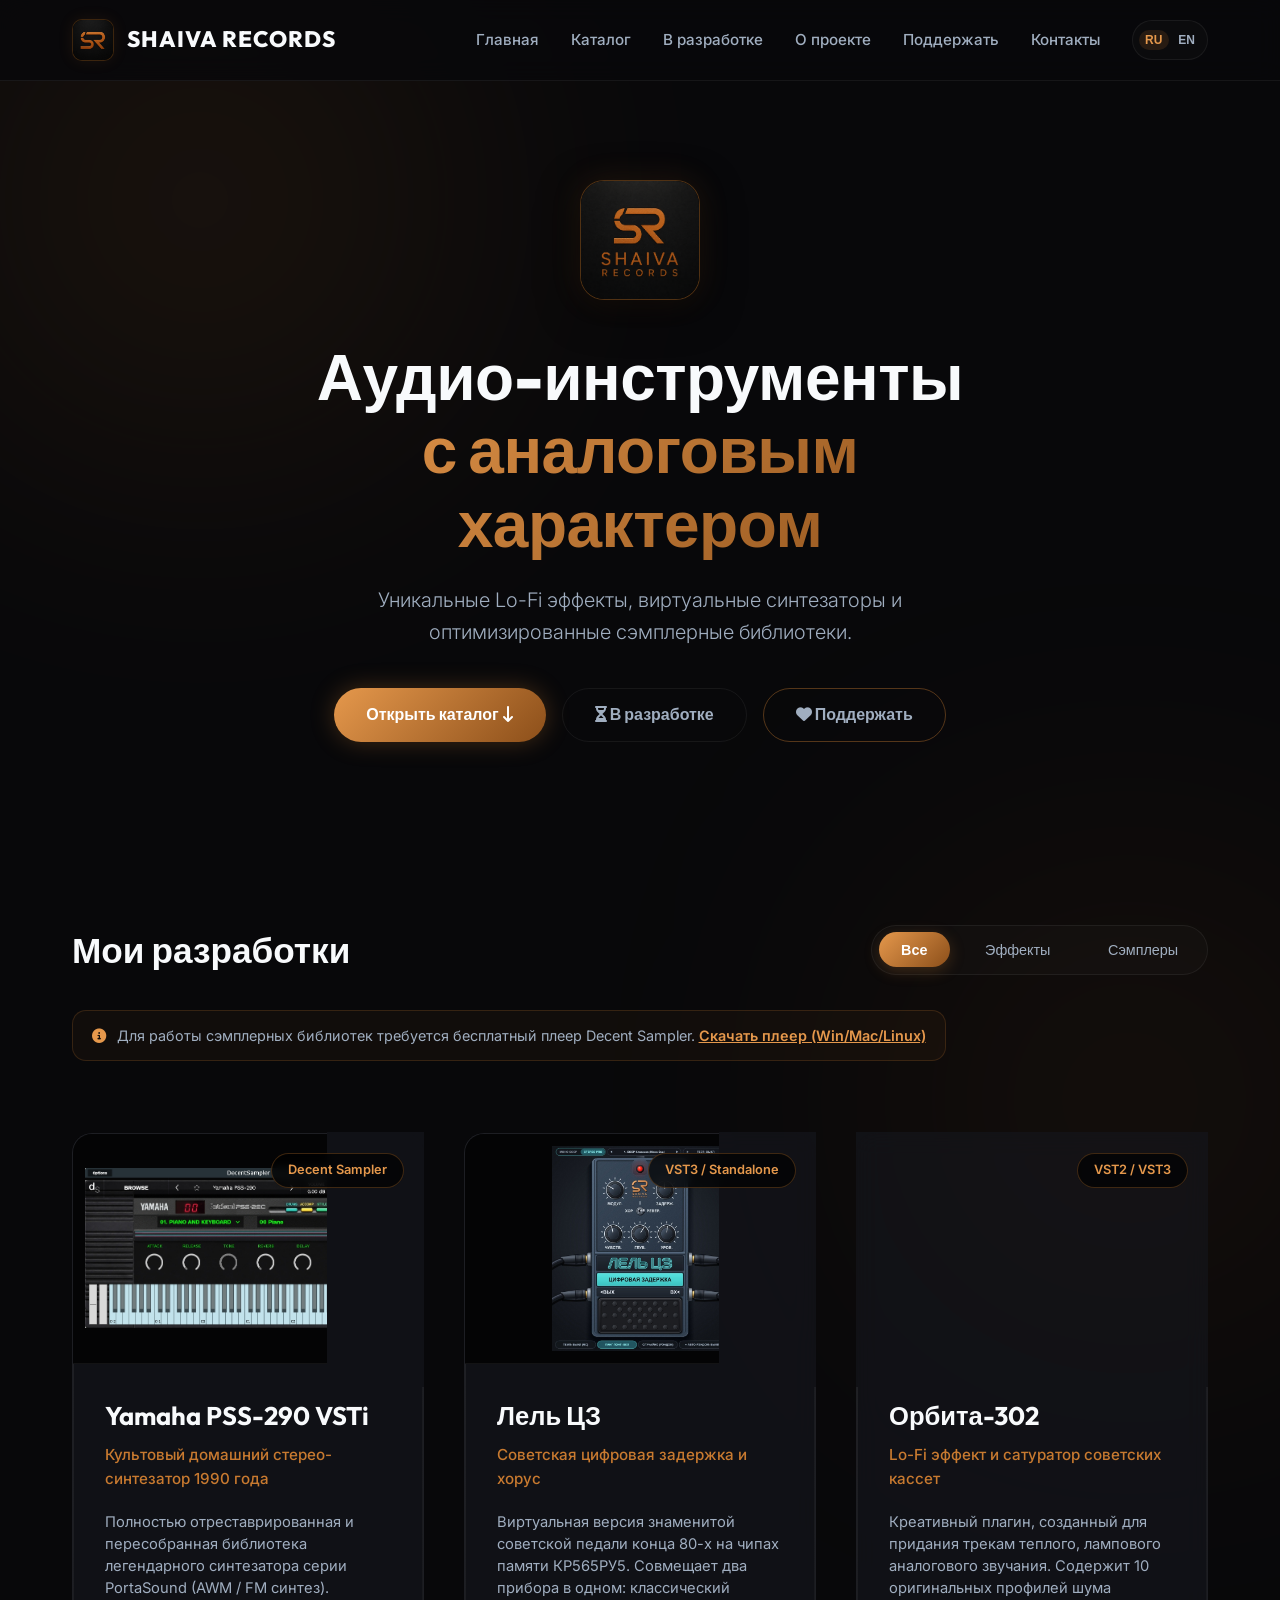
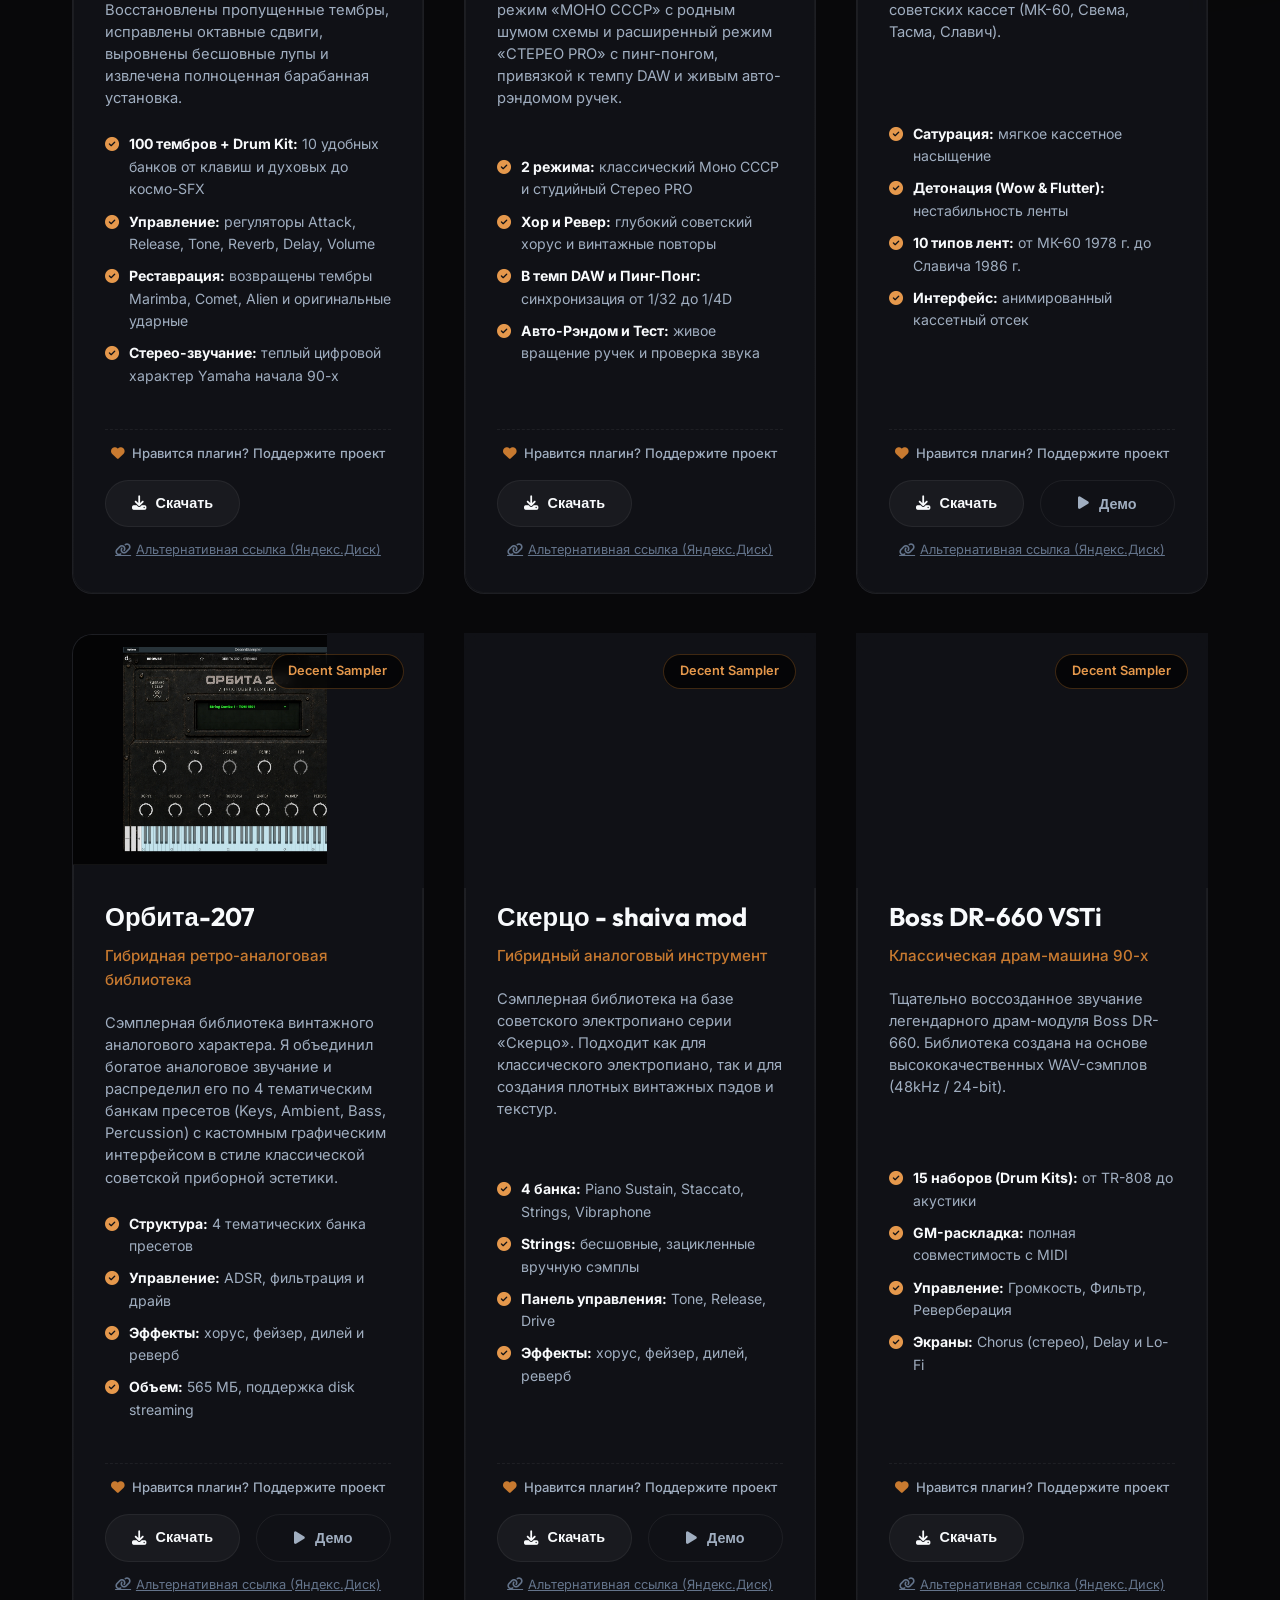
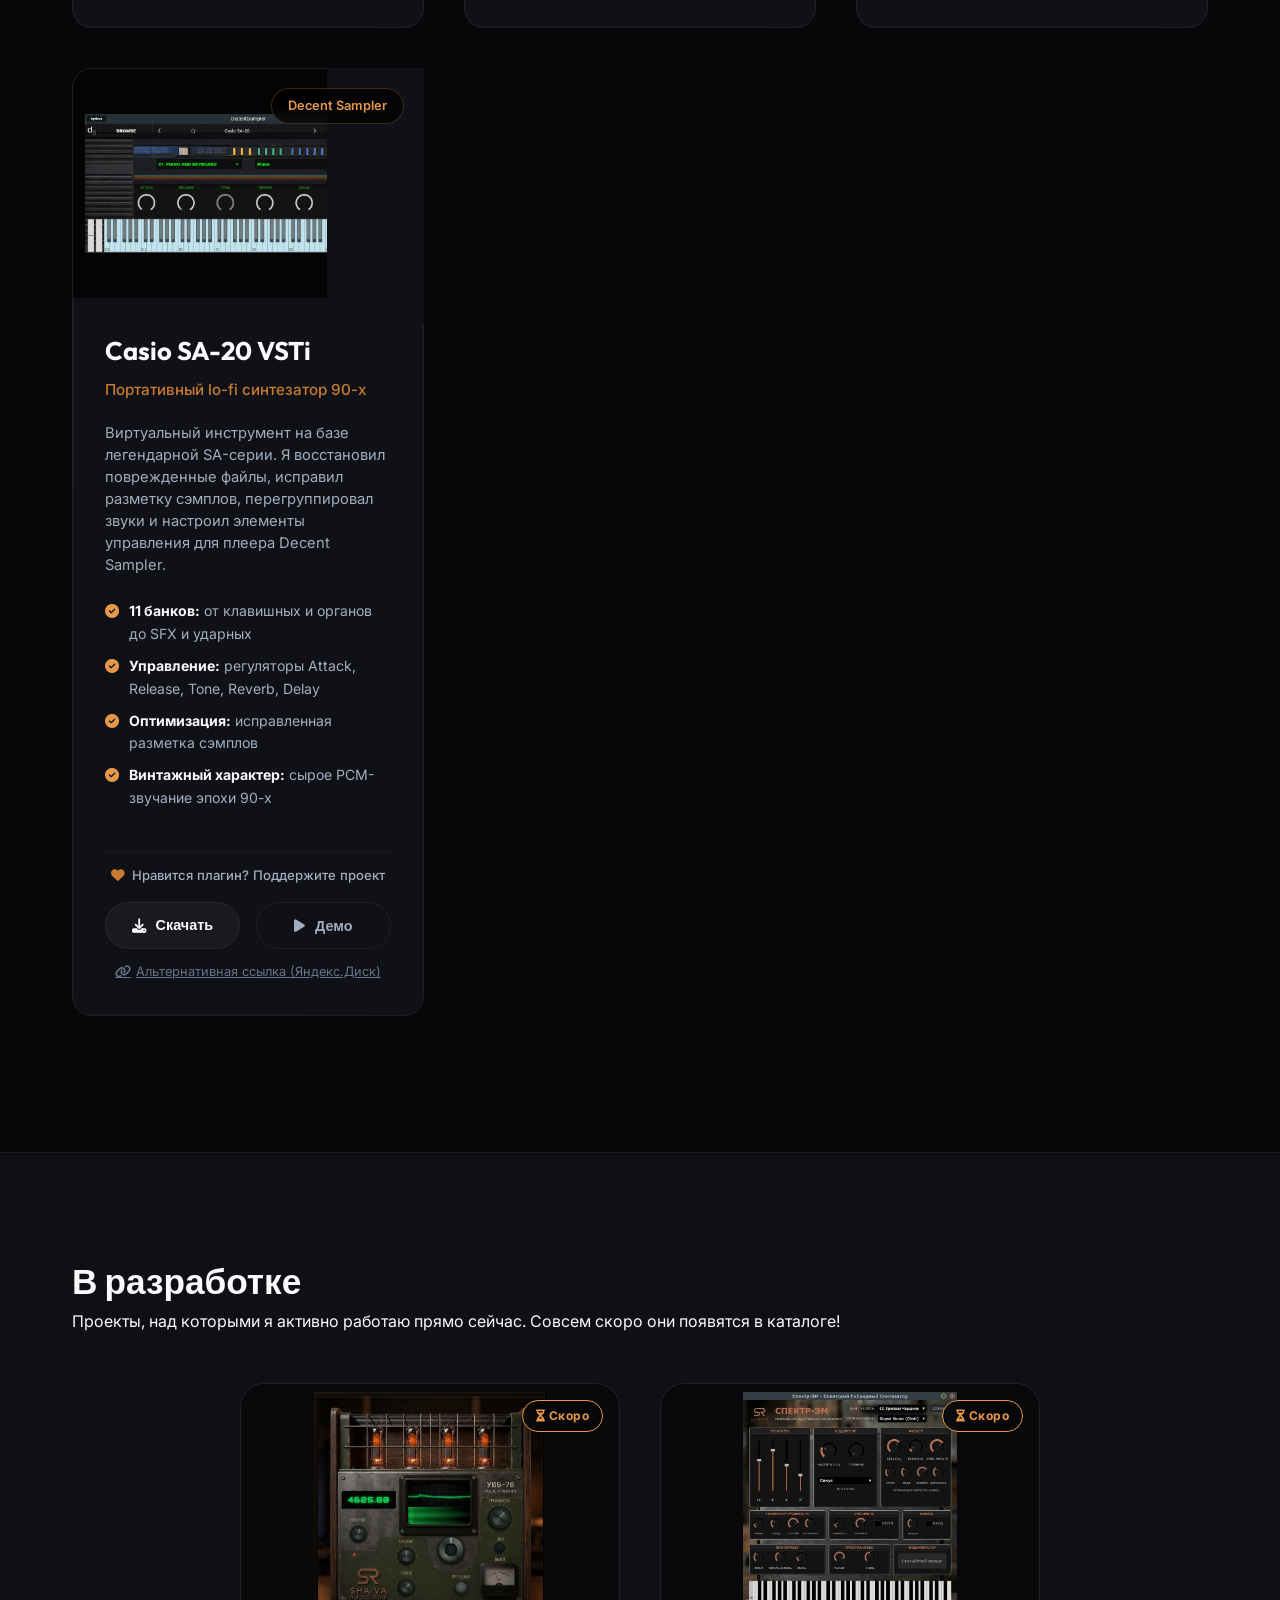
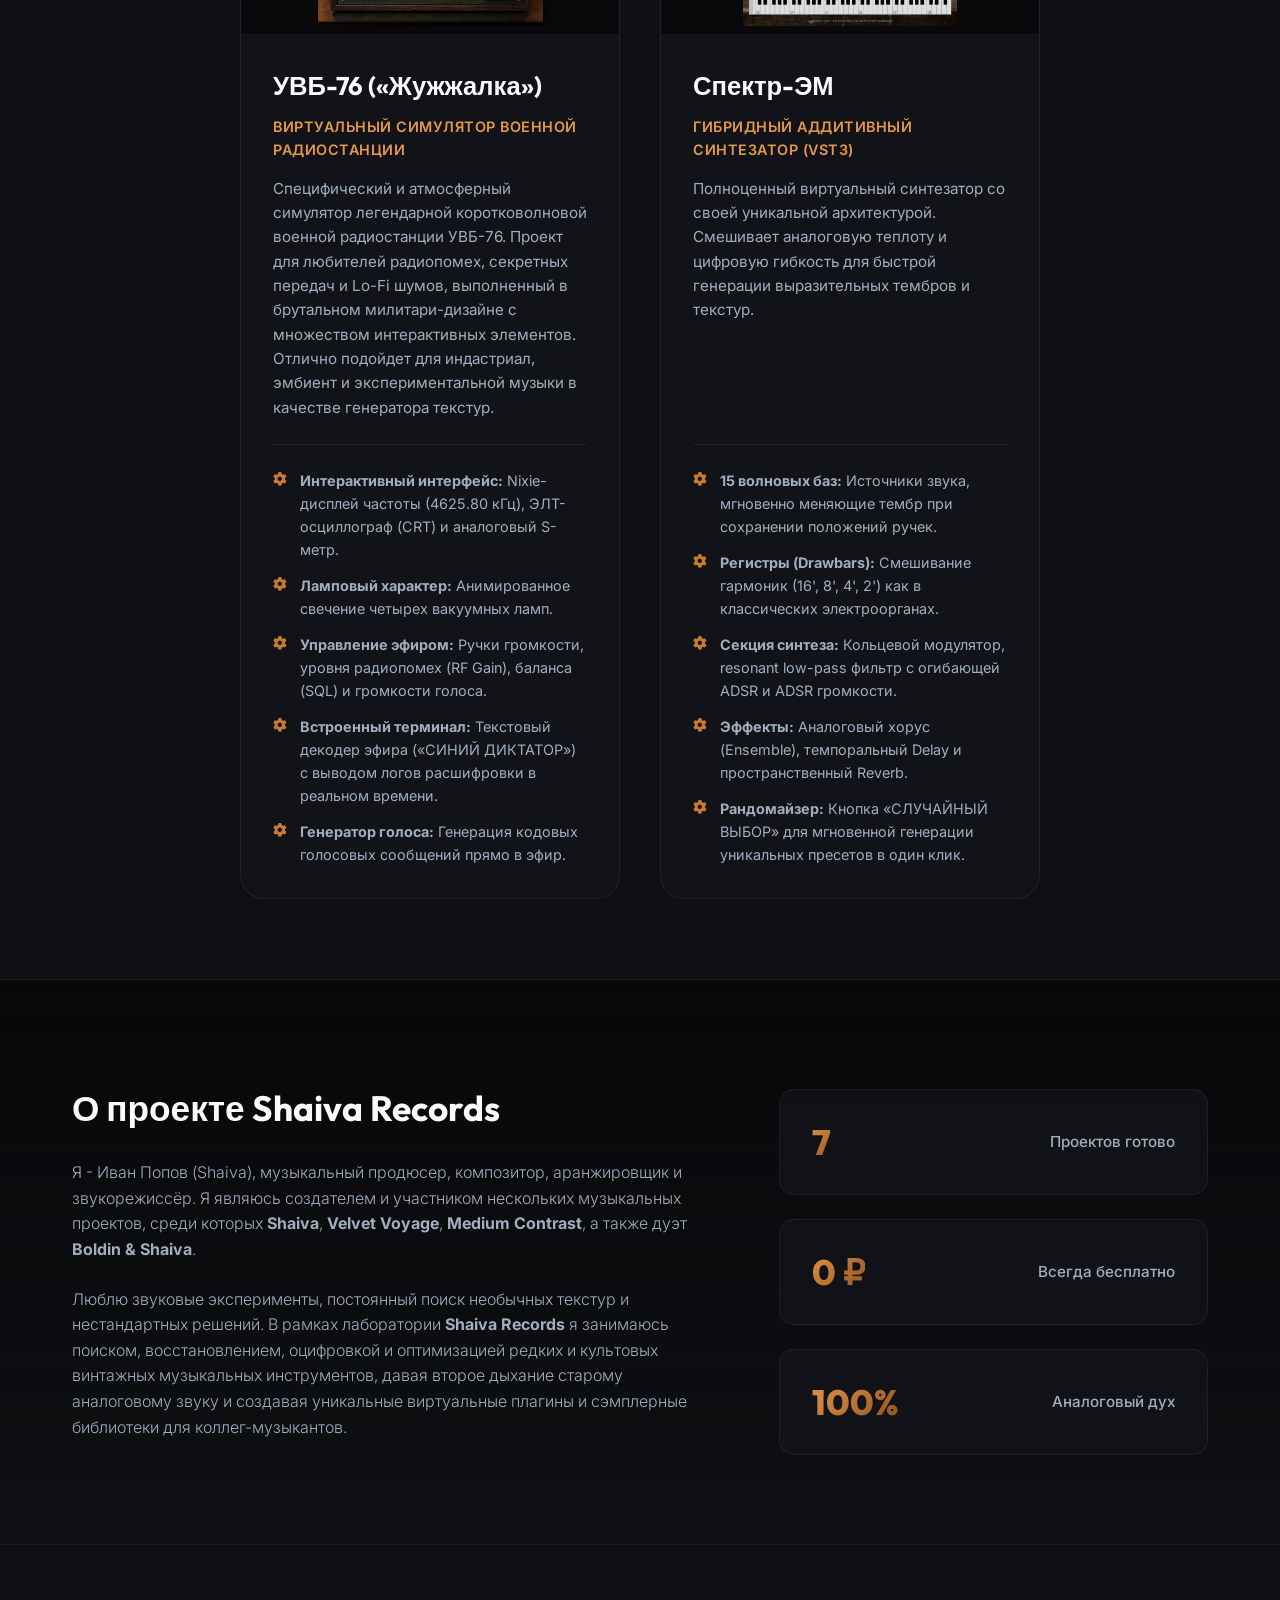
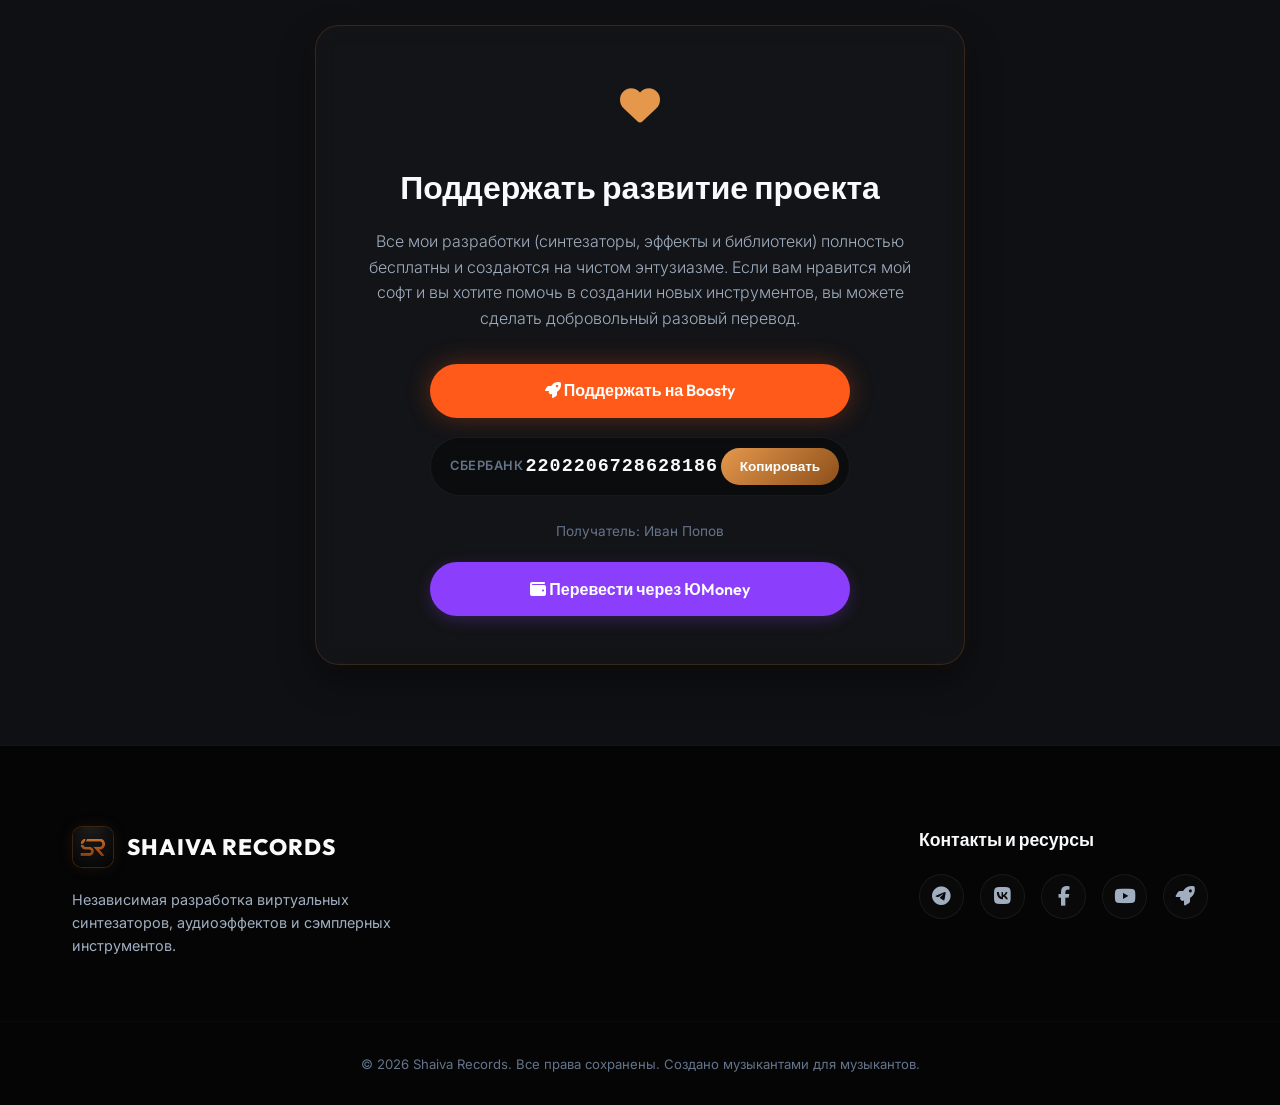
<file: index.html>
<!DOCTYPE html>
<html lang="ru">
<head>
    <meta charset="UTF-8">
    <meta name="viewport" content="width=device-width, initial-scale=1.0">
    <title>Shaiva Records | VST Plugins & Decent Sampler Libraries</title>
    <meta name="description" content="Бесплатные Lo-Fi плагины, аналоговые синтезаторы, библиотеки для Decent Sampler и утилиты для NI Kontakt от Shaiva Records.">
    <meta name="yandex-verification" content="b3ecbdb50ca194d1" />
    <link rel="icon" href="images/logo2.png" type="image/png">
    
    <!-- Open Graph / Соцсети и Мессенджеры (Telegram, VK, WhatsApp, Поиск) -->
    <meta property="og:type" content="website">
    <meta property="og:url" content="https://76shaiva-jpg.github.io/shaiva-records/">
    <meta property="og:title" content="Shaiva Records | VST Плагины и Сэмплерные Библиотеки">
    <meta property="og:description" content="Бесплатные Lo-Fi эффекты, виртуальные синтезаторы и оптимизированные сэмплерные библиотеки от Ивана Попова.">
    <meta property="og:image" content="https://76shaiva-jpg.github.io/shaiva-records/images/logo.png">
    <meta name="twitter:card" content="summary_large_image">

    <!-- Google Fonts: Outfit & Inter -->
    <link rel="preconnect" href="https://fonts.googleapis.com">
    <link rel="preconnect" href="https://fonts.gstatic.com" crossorigin>
    <link href="https://fonts.googleapis.com/css2?family=Inter:wght@300;400;500;600;700&family=Outfit:wght@400;600;700;800&display=swap" rel="stylesheet">
    <!-- Font Awesome Icons -->
    <link rel="stylesheet" href="https://cdnjs.cloudflare.com/ajax/libs/font-awesome/6.4.0/css/all.min.css">
    <link rel="stylesheet" href="style.css">
    <!-- Yandex.Metrika counter -->
    <script type="text/javascript">
        (function(m,e,t,r,i,k,a){
            m[i]=m[i]||function(){(m[i].a=m[i].a||[]).push(arguments)};
            m[i].l=1*new Date();
            for (var j = 0; j < document.scripts.length; j++) {if (document.scripts[j].src === r) { return; }}
            k=e.createElement(t),a=e.getElementsByTagName(t)[0],k.async=1,k.src=r,a.parentNode.insertBefore(k,a)
        })(window, document,'script','https://mc.yandex.ru/metrika/tag.js?id=110940451', 'ym');

        ym(110940451, 'init', {ssr:true, webvisor:true, clickmap:true, ecommerce:"dataLayer", referrer: document.referrer, url: location.href, accurateTrackBounce:true, trackLinks:true});
    </script>
    <noscript><div><img src="https://mc.yandex.ru/watch/110940451" style="position:absolute; left:-9999px;" alt="" /></div></noscript>
    <!-- /Yandex.Metrika counter -->
    <!-- Google Tag (gtag.js) -->
    <script async src="https://www.googletagmanager.com/gtag/js?id=G-EHYTBWGBTR"></script>
    <script>
        window.dataLayer = window.dataLayer || [];
        function gtag(){dataLayer.push(arguments);}
        gtag('js', new Date());

        gtag('config', 'G-EHYTBWGBTR');
    </script>
</head>
<body>

    <!-- Фоновые декоративные свечения -->
    <div class="bg-glow glow-1"></div>
    <div class="bg-glow glow-2"></div>

    <!-- Шапка сайта (Navbar) -->
    <header class="header">
        <div class="container navbar">
            <a href="#hero" class="logo-wrapper">
                <!-- Обрезанный логотип (только знак SR) -->
                <div class="logo-icon-container">
                    <img src="images/logo2.png" alt="SR Logo Icon">
                </div>
                <span class="logo-text">SHAIVA <span class="accent-text">RECORDS</span></span>
            </a>
            <!-- Mobile Actions Header -->
            <div class="mobile-actions">
                <a href="#donate" class="btn-support-icon" title="Support Development"><i class="fa-solid fa-heart"></i></a>
                <div class="lang-switcher">
                    <button class="lang-btn active" data-lang="ru">RU</button>
                    <button class="lang-btn" data-lang="en">EN</button>
                </div>
            </div>
            <nav class="nav">
                <a href="#hero" class="nav-link"><span class="lang-ru">Главная</span><span class="lang-en">Home</span></a>
                <a href="#catalog" class="nav-link"><span class="lang-ru">Каталог</span><span class="lang-en">Catalog</span></a>
                <a href="#in-development" class="nav-link"><span class="lang-ru">В разработке</span><span class="lang-en">In Progress</span></a>
                <a href="#about" class="nav-link"><span class="lang-ru">О проекте</span><span class="lang-en">About</span></a>
                <a href="#donate" class="nav-link"><span class="lang-ru">Поддержать</span><span class="lang-en">Support</span></a>
                <a href="#footer" class="nav-link"><span class="lang-ru">Контакты</span><span class="lang-en">Contact</span></a>
                <!-- Desktop Language Switcher -->
                <div class="lang-switcher">
                    <button class="lang-btn active" data-lang="ru">RU</button>
                    <button class="lang-btn" data-lang="en">EN</button>
                </div>
            </nav>
        </div>
    </header>

    <!-- Главная секция (Hero) -->
    <section id="hero" class="hero-section">
        <div class="container hero-content">
            <!-- Крупный логотип в Hero -->
            <div class="hero-logo">
                <img src="images/logo.png" alt="Shaiva Records Logo">
            </div>
            <h1 class="hero-title">
                <span class="lang-ru">Аудио-инструменты <br><span class="gradient-text">с аналоговым характером</span></span>
                <span class="lang-en">Audio Tools <br><span class="gradient-text">with Analog Character</span></span>
            </h1>
            <p class="hero-subtitle">
                <span class="lang-ru">Уникальные Lo-Fi эффекты, виртуальные синтезаторы и оптимизированные сэмплерные библиотеки.</span>
                <span class="lang-en">Unique Lo-Fi effects, virtual synthesizers, and optimized sampler libraries.</span>
            </p>
            <div class="hero-cta" style="display: flex; gap: 1rem; justify-content: center; flex-wrap: wrap;">
                <a href="#catalog" class="btn btn-primary">
                    <span class="lang-ru">Открыть каталог <i class="fa-solid fa-arrow-down-long"></i></span>
                    <span class="lang-en">Browse Catalog <i class="fa-solid fa-arrow-down-long"></i></span>
                </a>
                <a href="#in-development" class="btn btn-secondary">
                    <span class="lang-ru"><i class="fa-solid fa-hourglass-half"></i> В разработке</span>
                    <span class="lang-en"><i class="fa-solid fa-hourglass-half"></i> In Progress</span>
                </a>
                <a href="#donate" class="btn btn-secondary" style="border-color: rgba(200, 122, 48, 0.4);">
                    <span class="lang-ru"><i class="fa-solid fa-heart"></i> Поддержать</span>
                    <span class="lang-en"><i class="fa-solid fa-heart"></i> Support</span>
                </a>
            </div>
        </div>
    </section>

    <!-- Секция каталога -->
    <section id="catalog" class="catalog-section">
        <div class="container">
            <div class="section-header">
                <h2 class="section-title">
                    <span class="lang-ru">Мои разработки</span>
                    <span class="lang-en">My Products</span>
                </h2>
                <div class="filter-bar">
                    <button class="filter-btn active" data-filter="all">
                        <span class="lang-ru">Все</span>
                        <span class="lang-en">All</span>
                    </button>
                    <button class="filter-btn" data-filter="effects">
                        <span class="lang-ru">Эффекты</span>
                        <span class="lang-en">Effects</span>
                    </button>
                    <button class="filter-btn" data-filter="samplers">
                        <span class="lang-ru">Сэмплеры</span>
                        <span class="lang-en">Samplers</span>
                    </button>

            </div>

            <div class="sampler-notice-box">
                <p>
                    <span class="lang-ru"><i class="fa-solid fa-circle-info"></i> Для работы сэмплерных библиотек требуется бесплатный плеер Decent Sampler. <a href="https://github.com/76shaiva-jpg/shaiva-records/releases/download/v1.0/Decent_Sampler.zip" target="_blank" class="notice-link">Скачать плеер (Win/Mac/Linux)</a></span>
                    <span class="lang-en"><i class="fa-solid fa-circle-info"></i> A free Decent Sampler player is required for sampler libraries. <a href="https://github.com/76shaiva-jpg/shaiva-records/releases/download/v1.0/Decent_Sampler.zip" target="_blank" class="notice-link">Download player (Win/Mac/Linux)</a></span>
                </p>
            </div>

            <div class="products-grid">
                <!-- Карточка 0: Yamaha PSS-290 VSTi -->
                <div class="product-card" data-category="samplers">
                    <div class="product-badge">Decent Sampler</div>
                    <div class="product-image-container">
                        <img src="images/yamahapss290.jpg" alt="Yamaha PSS-290 VSTi" class="product-image">
                    </div>
                    <div class="product-info">
                        <h3 class="product-name">Yamaha PSS-290 VSTi</h3>
                        <p class="product-tagline">
                            <span class="lang-ru">Культовый домашний стерео-синтезатор 1990 года</span>
                            <span class="lang-en">Iconic 1990 stereo home synthesizer</span>
                        </p>
                        <p class="product-desc">
                            <span class="lang-ru">Полностью отреставрированная и пересобранная библиотека легендарного синтезатора серии PortaSound (AWM / FM синтез). Восстановлены пропущенные тембры, исправлены октавные сдвиги, выровнены бесшовные лупы и извлечена полноценная барабанная установка.</span>
                            <span class="lang-en">A completely restored and rebuilt library of the legendary PortaSound synthesizer (AWM / FM synthesis). Missing presets were recovered, octave shifts fixed, seamless loops aligned, and the original drum kit extracted.</span>
                        </p>
                        <ul class="product-features">
                            <li><i class="fa-solid fa-circle-check"></i> 
                                <span class="lang-ru"><strong>100 тембров + Drum Kit:</strong> 10 удобных банков от клавиш и духовых до космо-SFX</span>
                                <span class="lang-en"><strong>100 Voices + Drum Kit:</strong> 10 thematic banks from keys and brass to cosmic SFX</span>
                            </li>
                            <li><i class="fa-solid fa-circle-check"></i> 
                                <span class="lang-ru"><strong>Управление:</strong> регуляторы Attack, Release, Tone, Reverb, Delay, Volume</span>
                                <span class="lang-en"><strong>Controls:</strong> Attack, Release, Tone filter, Reverb, Delay, Volume</span>
                            </li>
                            <li><i class="fa-solid fa-circle-check"></i> 
                                <span class="lang-ru"><strong>Реставрация:</strong> возвращены тембры Marimba, Comet, Alien и оригинальные ударные</span>
                                <span class="lang-en"><strong>Restoration:</strong> recovered Marimba, Comet, Alien voices &amp; original drum samples</span>
                            </li>
                            <li><i class="fa-solid fa-circle-check"></i> 
                                <span class="lang-ru"><strong>Стерео-звучание:</strong> теплый цифровой характер Yamaha начала 90-х</span>
                                <span class="lang-en"><strong>Stereo Sound:</strong> warm early-90s Yamaha digital character</span>
                            </li>
                        </ul>
                        <p class="product-support-note">
                            <span class="lang-ru"><a href="#donate" class="card-support-link"><i class="fa-solid fa-heart"></i> Нравится плагин? Поддержите проект</a></span>
                            <span class="lang-en"><a href="#donate" class="card-support-link"><i class="fa-solid fa-heart"></i> Like it? Support development</a></span>
                        </p>
                        <div class="product-footer">
                            <a href="https://github.com/76shaiva-jpg/shaiva-records/releases/download/v1.0/Yamaha_PSS-290.zip" target="_blank" class="btn btn-card-download"><i class="fa-solid fa-download"></i> <span class="lang-ru">Скачать</span><span class="lang-en">Download</span></a>
                        </div>
                        <p class="product-mirror-note">
                            <span class="lang-ru"><a href="https://disk.yandex.ru/d/KEkLw7S6sGPJvA" target="_blank" class="mirror-link"><i class="fa-solid fa-link"></i> Альтернативная ссылка (Яндекс.Диск)</a></span>
                            <span class="lang-en"><a href="https://disk.yandex.ru/d/KEkLw7S6sGPJvA" target="_blank" class="mirror-link"><i class="fa-solid fa-link"></i> Alternative link (Yandex.Disk)</a></span>
                        </p>
                    </div>
                </div>

                <!-- Карточка 1: Лель ЦЗ -->
                <div class="product-card" data-category="effects">
                    <div class="product-badge">VST3 / Standalone</div>
                    <div class="product-image-container">
                        <img src="images/lel_cz.jpg" alt="Лель ЦЗ" class="product-image">
                    </div>
                    <div class="product-info">
                        <h3 class="product-name">Лель ЦЗ</h3>
                        <p class="product-tagline">
                            <span class="lang-ru">Советская цифровая задержка и хорус</span>
                            <span class="lang-en">Soviet 8-bit digital delay &amp; chorus</span>
                        </p>
                        <p class="product-desc">
                            <span class="lang-ru">Виртуальная версия знаменитой советской педали конца 80-х на чипах памяти КР565РУ5. Совмещает два прибора в одном: классический режим «МОНО СССР» с родным шумом схемы и расширенный режим «СТЕРЕО PRO» с пинг-понгом, привязкой к темпу DAW и живым авто-рэндомом ручек.</span>
                            <span class="lang-en">A virtual recreation of the iconic late-80s Soviet pedal built on KR565RU5 memory chips. Combines two modes in one unit: classic 'MONO USSR' with authentic circuit noise and 'STEREO PRO' with ping-pong delay, DAW tempo sync, and live auto-randomization.</span>
                        </p>
                        <ul class="product-features">
                            <li><i class="fa-solid fa-circle-check"></i> 
                                <span class="lang-ru"><strong>2 режима:</strong> классический Моно СССР и студийный Стерео PRO</span>
                                <span class="lang-en"><strong>2 Modes:</strong> classic Mono USSR &amp; studio Stereo PRO</span>
                            </li>
                            <li><i class="fa-solid fa-circle-check"></i> 
                                <span class="lang-ru"><strong>Хор и Ревер:</strong> глубокий советский хорус и винтажные повторы</span>
                                <span class="lang-en"><strong>Chorus &amp; Delay:</strong> deep vintage chorus &amp; warm repeats</span>
                            </li>
                            <li><i class="fa-solid fa-circle-check"></i> 
                                <span class="lang-ru"><strong>В темп DAW и Пинг-Понг:</strong> синхронизация от 1/32 до 1/4D</span>
                                <span class="lang-en"><strong>DAW Sync &amp; Ping-Pong:</strong> tempo sync from 1/32 to 1/4D</span>
                            </li>
                            <li><i class="fa-solid fa-circle-check"></i> 
                                <span class="lang-ru"><strong>Авто-Рэндом и Тест:</strong> живое вращение ручек и проверка звука</span>
                                <span class="lang-en"><strong>Auto-Random &amp; Test:</strong> live knob motion &amp; built-in test signal</span>
                            </li>
                        </ul>
                        <p class="product-support-note">
                            <span class="lang-ru"><a href="#donate" class="card-support-link"><i class="fa-solid fa-heart"></i> Нравится плагин? Поддержите проект</a></span>
                            <span class="lang-en"><a href="#donate" class="card-support-link"><i class="fa-solid fa-heart"></i> Like it? Support development</a></span>
                        </p>
                        <div class="product-footer">
                            <a href="https://github.com/76shaiva-jpg/shaiva-records/releases/download/v1.0/Lel_CZ.zip" target="_blank" class="btn btn-card-download"><i class="fa-solid fa-download"></i> <span class="lang-ru">Скачать</span><span class="lang-en">Download</span></a>
                        </div>
                        <p class="product-mirror-note">
                            <span class="lang-ru"><a href="https://disk.yandex.ru/d/cLzQRkSp78CBEg" target="_blank" class="mirror-link"><i class="fa-solid fa-link"></i> Альтернативная ссылка (Яндекс.Диск)</a></span>
                            <span class="lang-en"><a href="https://disk.yandex.ru/d/cLzQRkSp78CBEg" target="_blank" class="mirror-link"><i class="fa-solid fa-link"></i> Alternative link (Yandex.Disk)</a></span>
                        </p>
                    </div>
                </div>

                <!-- Карточка 2: Орбита-302 -->
                <div class="product-card" data-category="effects">
                    <div class="product-badge">VST2 / VST3</div>
                    <div class="product-image-container">
                        <img src="images/orbita302.jpg" alt="Орбита-302" class="product-image">
                    </div>
                    <div class="product-info">
                        <h3 class="product-name">Орбита-302</h3>
                        <p class="product-tagline">
                            <span class="lang-ru">Lo-Fi эффект и сатуратор советских кассет</span>
                            <span class="lang-en">Lo-Fi Soviet cassette effect & saturator</span>
                        </p>
                        <p class="product-desc">
                            <span class="lang-ru">Креативный плагин, созданный для придания трекам теплого, лампового аналогового звучания. Содержит 10 оригинальных профилей шума советских кассет (МК-60, Свема, Тасма, Славич).</span>
                            <span class="lang-en">A creative plugin designed to give your tracks a warm, analog tube sound. Contains 10 original noise profiles recorded from Soviet cassettes (MK-60, Svema, Tasma, Slavich).</span>
                        </p>
                        <ul class="product-features">
                            <li><i class="fa-solid fa-circle-check"></i> 
                                <span class="lang-ru"><strong>Сатурация:</strong> мягкое кассетное насыщение</span>
                                <span class="lang-en"><strong>Saturation:</strong> soft tape-style saturation</span>
                            </li>
                            <li><i class="fa-solid fa-circle-check"></i> 
                                <span class="lang-ru"><strong>Детонация (Wow & Flutter):</strong> нестабильность ленты</span>
                                <span class="lang-en"><strong>Wow & Flutter:</strong> authentic tape pitch instability</span>
                            </li>
                            <li><i class="fa-solid fa-circle-check"></i> 
                                <span class="lang-ru"><strong>10 типов лент:</strong> от МК-60 1978 г. до Славича 1986 г.</span>
                                <span class="lang-en"><strong>10 Tape Types:</strong> from 1978 MK-60 to 1986 Slavich</span>
                            </li>
                            <li><i class="fa-solid fa-circle-check"></i> 
                                <span class="lang-ru"><strong>Интерфейс:</strong> анимированный кассетный отсек</span>
                                <span class="lang-en"><strong>UI:</strong> fully animated cassette deck interface</span>
                            </li>
                        </ul>
                        <p class="product-support-note">
                            <span class="lang-ru"><a href="#donate" class="card-support-link"><i class="fa-solid fa-heart"></i> Нравится плагин? Поддержите проект</a></span>
                            <span class="lang-en"><a href="#donate" class="card-support-link"><i class="fa-solid fa-heart"></i> Like it? Support development</a></span>
                        </p>
                        <div class="product-footer">
                            <a href="https://github.com/76shaiva-jpg/shaiva-records/releases/download/v1.0/Orbita302.zip" target="_blank" class="btn btn-card-download"><i class="fa-solid fa-download"></i> <span class="lang-ru">Скачать</span><span class="lang-en">Download</span></a>
                            <button class="btn btn-card-demo" data-video-id="M6ZWIm40S28"><i class="fa-solid fa-play"></i> <span class="lang-ru">Демо</span><span class="lang-en">Demo</span></button>
                        </div>
                        <p class="product-mirror-note">
                            <span class="lang-ru"><a href="https://disk.yandex.ru/d/8AjpdsT4C7jyXw" target="_blank" class="mirror-link"><i class="fa-solid fa-link"></i> Альтернативная ссылка (Яндекс.Диск)</a></span>
                            <span class="lang-en"><a href="https://disk.yandex.ru/d/8AjpdsT4C7jyXw" target="_blank" class="mirror-link"><i class="fa-solid fa-link"></i> Alternative link (Yandex.Disk)</a></span>
                        </p>
                    </div>
                </div>

                <!-- Карточка 2: Орбита-207 -->
                <div class="product-card" data-category="samplers">
                    <div class="product-badge">Decent Sampler</div>
                    <div class="product-image-container">
                        <img src="images/orbita207.jpg" alt="Орбита-207" class="product-image">
                    </div>
                    <div class="product-info">
                        <h3 class="product-name">Орбита-207</h3>
                        <p class="product-tagline">
                            <span class="lang-ru">Гибридная ретро-аналоговая библиотека</span>
                            <span class="lang-en">Hybrid retro-analog library</span>
                        </p>
                        <p class="product-desc">
                            <span class="lang-ru">Сэмплерная библиотека винтажного аналогового характера. Я объединил богатое аналоговое звучание и распределил его по 4 тематическим банкам пресетов (Keys, Ambient, Bass, Percussion) с кастомным графическим интерфейсом в стиле классической советской приборной эстетики.</span>
                            <span class="lang-en">A sampler library of vintage analog character. I collected a rich analog sound and split it into 4 thematic preset banks (Keys, Ambient, Bass, Percussion) with a custom interface in the style of classic Soviet electronics.</span>
                        </p>
                        <ul class="product-features">
                            <li><i class="fa-solid fa-circle-check"></i> 
                                <span class="lang-ru"><strong>Структура:</strong> 4 тематических банка пресетов</span>
                                <span class="lang-en"><strong>Structure:</strong> 4 thematic preset banks</span>
                            </li>
                            <li><i class="fa-solid fa-circle-check"></i> 
                                <span class="lang-ru"><strong>Управление:</strong> ADSR, фильтрация и драйв</span>
                                <span class="lang-en"><strong>Controls:</strong> ADSR, filter, and drive knobs</span>
                            </li>
                            <li><i class="fa-solid fa-circle-check"></i> 
                                <span class="lang-ru"><strong>Эффекты:</strong> хорус, фейзер, дилей и реверб</span>
                                <span class="lang-en"><strong>Effects:</strong> chorus, phaser, delay, and reverb</span>
                            </li>
                            <li><i class="fa-solid fa-circle-check"></i> 
                                <span class="lang-ru"><strong>Объем:</strong> 565 МБ, поддержка disk streaming</span>
                                <span class="lang-en"><strong>Size:</strong> 565 MB, supports disk streaming</span>
                            </li>
                        </ul>
                        <p class="product-support-note">
                            <span class="lang-ru"><a href="#donate" class="card-support-link"><i class="fa-solid fa-heart"></i> Нравится плагин? Поддержите проект</a></span>
                            <span class="lang-en"><a href="#donate" class="card-support-link"><i class="fa-solid fa-heart"></i> Like it? Support development</a></span>
                        </p>
                        <div class="product-footer">
                            <a href="https://github.com/76shaiva-jpg/shaiva-records/releases/download/v1.0/ORBITA.207.zip" target="_blank" class="btn btn-card-download"><i class="fa-solid fa-download"></i> <span class="lang-ru">Скачать</span><span class="lang-en">Download</span></a>
                            <button class="btn btn-card-demo" data-video-id="3wnS5niQzsI"><i class="fa-solid fa-play"></i> <span class="lang-ru">Демо</span><span class="lang-en">Demo</span></button>
                        </div>
                        <p class="product-mirror-note">
                            <span class="lang-ru"><a href="https://disk.yandex.ru/d/Os1OAFtSfg2XEA" target="_blank" class="mirror-link"><i class="fa-solid fa-link"></i> Альтернативная ссылка (Яндекс.Диск)</a></span>
                            <span class="lang-en"><a href="https://disk.yandex.ru/d/Os1OAFtSfg2XEA" target="_blank" class="mirror-link"><i class="fa-solid fa-link"></i> Alternative link (Yandex.Disk)</a></span>
                        </p>
                    </div>
                </div>

                <!-- Карточка 3: Скерцо - shaiva mod -->
                <div class="product-card" data-category="samplers">
                    <div class="product-badge">Decent Sampler</div>
                    <div class="product-image-container">
                        <img src="images/scherzo.jpg" alt="Скерцо - shaiva mod" class="product-image">
                    </div>
                    <div class="product-info">
                        <h3 class="product-name">Скерцо - shaiva mod</h3>
                        <p class="product-tagline">
                            <span class="lang-ru">Гибридный аналоговый инструмент</span>
                            <span class="lang-en">Hybrid analog instrument</span>
                        </p>
                        <p class="product-desc">
                            <span class="lang-ru">Сэмплерная библиотека на базе советского электропиано серии «Скерцо». Подходит как для классического электропиано, так и для создания плотных винтажных пэдов и текстур.</span>
                            <span class="lang-en">A sampler library based on the Soviet 'Scherzo' electric piano. Perfect for classic electric piano keys as well as lush vintage pads and textures.</span>
                        </p>
                        <ul class="product-features">
                            <li><i class="fa-solid fa-circle-check"></i> 
                                <span class="lang-ru"><strong>4 банка:</strong> Piano Sustain, Staccato, Strings, Vibraphone</span>
                                <span class="lang-en"><strong>4 Banks:</strong> Piano Sustain, Staccato, Strings, Vibraphone</span>
                            </li>
                            <li><i class="fa-solid fa-circle-check"></i> 
                                <span class="lang-ru"><strong>Strings:</strong> бесшовные, зацикленные вручную сэмплы</span>
                                <span class="lang-en"><strong>Strings:</strong> seamless, manually looped samples</span>
                            </li>
                            <li><i class="fa-solid fa-circle-check"></i> 
                                <span class="lang-ru"><strong>Панель управления:</strong> Tone, Release, Drive</span>
                                <span class="lang-en"><strong>Controls:</strong> Tone, Release, Drive knobs</span>
                            </li>
                            <li><i class="fa-solid fa-circle-check"></i> 
                                <span class="lang-ru"><strong>Эффекты:</strong> хорус, фейзер, дилей, реверб</span>
                                <span class="lang-en"><strong>Effects:</strong> chorus, phaser, delay, reverb</span>
                            </li>
                        </ul>
                        <p class="product-support-note">
                            <span class="lang-ru"><a href="#donate" class="card-support-link"><i class="fa-solid fa-heart"></i> Нравится плагин? Поддержите проект</a></span>
                            <span class="lang-en"><a href="#donate" class="card-support-link"><i class="fa-solid fa-heart"></i> Like it? Support development</a></span>
                        </p>
                        <div class="product-footer">
                            <a href="https://github.com/76shaiva-jpg/shaiva-records/releases/download/v1.0/Scherzo.202.zip" target="_blank" class="btn btn-card-download"><i class="fa-solid fa-download"></i> <span class="lang-ru">Скачать</span><span class="lang-en">Download</span></a>
                            <button class="btn btn-card-demo" data-video-id="M6ZWIm40S28"><i class="fa-solid fa-play"></i> <span class="lang-ru">Демо</span><span class="lang-en">Demo</span></button>
                        </div>
                        <p class="product-mirror-note">
                            <span class="lang-ru"><a href="https://disk.yandex.ru/d/v5ExWhFOUmTi9g" target="_blank" class="mirror-link"><i class="fa-solid fa-link"></i> Альтернативная ссылка (Яндекс.Диск)</a></span>
                            <span class="lang-en"><a href="https://disk.yandex.ru/d/v5ExWhFOUmTi9g" target="_blank" class="mirror-link"><i class="fa-solid fa-link"></i> Alternative link (Yandex.Disk)</a></span>
                        </p>
                    </div>
                </div>

                <!-- Карточка 4: Boss DR-660 VSTi -->
                <div class="product-card" data-category="samplers">
                    <div class="product-badge">Decent Sampler</div>
                    <div class="product-image-container">
                        <img src="images/boss660.jpg" alt="Boss DR-660 VSTi" class="product-image">
                    </div>
                    <div class="product-info">
                        <h3 class="product-name">Boss DR-660 VSTi</h3>
                        <p class="product-tagline">
                            <span class="lang-ru">Классическая драм-машина 90-х</span>
                            <span class="lang-en">Classic 90s drum machine</span>
                        </p>
                        <p class="product-desc">
                            <span class="lang-ru">Тщательно воссозданное звучание легендарного драм-модуля Boss DR-660. Библиотека создана на основе высококачественных WAV-сэмплов (48kHz / 24-bit).</span>
                            <span class="lang-en">Faithfully recreated sound of the legendary Boss DR-660 drum module. The library is built from high-quality 48kHz / 24-bit WAV samples.</span>
                        </p>
                        <ul class="product-features">
                            <li><i class="fa-solid fa-circle-check"></i> 
                                <span class="lang-ru"><strong>15 наборов (Drum Kits):</strong> от TR-808 до акустики</span>
                                <span class="lang-en"><strong>15 Kits:</strong> from Roland TR-808 to acoustic</span>
                            </li>
                            <li><i class="fa-solid fa-circle-check"></i> 
                                <span class="lang-ru"><strong>GM-раскладка:</strong> полная совместимость с MIDI</span>
                                <span class="lang-en"><strong>GM Mapping:</strong> fully compatible with MIDI</span>
                            </li>
                            <li><i class="fa-solid fa-circle-check"></i> 
                                <span class="lang-ru"><strong>Управление:</strong> Громкость, Фильтр, Реверберация</span>
                                <span class="lang-en"><strong>Controls:</strong> Volume, Filter, and Reverb</span>
                            </li>
                            <li><i class="fa-solid fa-circle-check"></i> 
                                <span class="lang-ru"><strong>Экраны:</strong> Chorus (стерео), Delay и Lo-Fi</span>
                                <span class="lang-en"><strong>Effects:</strong> Chorus widener, Delay, and Lo-Fi</span>
                            </li>
                        </ul>
                        <p class="product-support-note">
                            <span class="lang-ru"><a href="#donate" class="card-support-link"><i class="fa-solid fa-heart"></i> Нравится плагин? Поддержите проект</a></span>
                            <span class="lang-en"><a href="#donate" class="card-support-link"><i class="fa-solid fa-heart"></i> Like it? Support development</a></span>
                        </p>
                        <div class="product-footer">
                            <a href="https://github.com/76shaiva-jpg/shaiva-records/releases/download/v1.0/Boss.DR-660.zip" target="_blank" class="btn btn-card-download"><i class="fa-solid fa-download"></i> <span class="lang-ru">Скачать</span><span class="lang-en">Download</span></a>
                        </div>
                        <p class="product-mirror-note">
                            <span class="lang-ru"><a href="https://disk.yandex.ru/d/vrENdZA-HZeqmQ" target="_blank" class="mirror-link"><i class="fa-solid fa-link"></i> Альтернативная ссылка (Яндекс.Диск)</a></span>
                            <span class="lang-en"><a href="https://disk.yandex.ru/d/vrENdZA-HZeqmQ" target="_blank" class="mirror-link"><i class="fa-solid fa-link"></i> Alternative link (Yandex.Disk)</a></span>
                        </p>
                    </div>
                </div>

                <!-- Карточка 5: Casio SA-20 VSTi -->
                <div class="product-card" data-category="samplers">
                    <div class="product-badge">Decent Sampler</div>
                    <div class="product-image-container">
                        <img src="images/casiosa20.jpg" alt="Casio SA-20 VSTi" class="product-image">
                    </div>
                    <div class="product-info">
                        <h3 class="product-name">Casio SA-20 VSTi</h3>
                        <p class="product-tagline">
                            <span class="lang-ru">Портативный lo-fi синтезатор 90-х</span>
                            <span class="lang-en">Portable 90s lo-fi synthesizer</span>
                        </p>
                        <p class="product-desc">
                            <span class="lang-ru">Виртуальный инструмент на базе легендарной SA-серии. Я восстановил поврежденные файлы, исправил разметку сэмплов, перегруппировал звуки и настроил элементы управления для плеера Decent Sampler.</span>
                            <span class="lang-en">A virtual instrument based on the legendary SA-series. I restored corrupted files, fixed sample mapping, regrouped sounds, and configured controls for Decent Sampler.</span>
                        </p>
                        <ul class="product-features">
                            <li><i class="fa-solid fa-circle-check"></i> 
                                <span class="lang-ru"><strong>11 банков:</strong> от клавишных и органов до SFX и ударных</span>
                                <span class="lang-en"><strong>11 Banks:</strong> from keys and organs to SFX and drums</span>
                            </li>
                            <li><i class="fa-solid fa-circle-check"></i> 
                                <span class="lang-ru"><strong>Управление:</strong> регуляторы Attack, Release, Tone, Reverb, Delay</span>
                                <span class="lang-en"><strong>Controls:</strong> Attack, Release, Tone filter, Reverb, Delay</span>
                            </li>
                            <li><i class="fa-solid fa-circle-check"></i> 
                                <span class="lang-ru"><strong>Оптимизация:</strong> исправленная разметка сэмплов</span>
                                <span class="lang-en"><strong>Optimization:</strong> fully corrected sample mapping</span>
                            </li>
                            <li><i class="fa-solid fa-circle-check"></i> 
                                <span class="lang-ru"><strong>Винтажный характер:</strong> сырое PCM-звучание эпохи 90-х</span>
                                <span class="lang-en"><strong>Vintage Tone:</strong> raw early digital 90s PCM sound</span>
                            </li>
                        </ul>
                        <p class="product-support-note">
                            <span class="lang-ru"><a href="#donate" class="card-support-link"><i class="fa-solid fa-heart"></i> Нравится плагин? Поддержите проект</a></span>
                            <span class="lang-en"><a href="#donate" class="card-support-link"><i class="fa-solid fa-heart"></i> Like it? Support development</a></span>
                        </p>
                        <div class="product-footer">
                            <a href="https://github.com/76shaiva-jpg/shaiva-records/releases/download/v1.0/CasioSA20.zip" target="_blank" class="btn btn-card-download"><i class="fa-solid fa-download"></i> <span class="lang-ru">Скачать</span><span class="lang-en">Download</span></a>
                            <button class="btn btn-card-demo" data-video-id="-wvRbq2Tc9M"><i class="fa-solid fa-play"></i> <span class="lang-ru">Демо</span><span class="lang-en">Demo</span></button>
                        </div>
                        <p class="product-mirror-note">
                            <span class="lang-ru"><a href="https://disk.yandex.ru/d/A48B83h3X0rS3w" target="_blank" class="mirror-link"><i class="fa-solid fa-link"></i> Альтернативная ссылка (Яндекс.Диск)</a></span>
                            <span class="lang-en"><a href="https://disk.yandex.ru/d/A48B83h3X0rS3w" target="_blank" class="mirror-link"><i class="fa-solid fa-link"></i> Alternative link (Yandex.Disk)</a></span>
                        </p>
                    </div>
                </div>


            </div>
        </div>
    </section>

    <!-- Секция В разработке (In Development) -->
    <section id="in-development" class="in-development-section">
        <div class="container">
            <h2 class="section-title text-center">
                <span class="lang-ru">В разработке</span>
                <span class="lang-en">In Progress</span>
            </h2>
            <p class="section-desc text-center" style="margin-bottom: 3rem; margin-left: auto; margin-right: auto;">
                <span class="lang-ru">Проекты, над которыми я активно работаю прямо сейчас. Совсем скоро они появятся в каталоге!</span>
                <span class="lang-en">Projects I am currently active working on. They will be available in the catalog very soon!</span>
            </p>
            
            <div class="dev-grid">
                <!-- Карточка 1: УВБ-76 -->
                <div class="dev-card">
                    <div class="dev-badge">
                        <span class="lang-ru"><i class="fa-solid fa-hourglass-half"></i> Скоро</span>
                        <span class="lang-en"><i class="fa-solid fa-hourglass-half"></i> Coming Soon</span>
                    </div>
                    <div class="dev-image-container">
                        <img src="images/uvb76.jpg" alt="УВБ-76" class="dev-image">
                    </div>
                    <div class="dev-info">
                        <h3 class="dev-name">УВБ-76 («Жужжалка»)</h3>
                        <p class="dev-tagline">
                            <span class="lang-ru">Виртуальный симулятор военной радиостанции</span>
                            <span class="lang-en">Virtual military radio station simulator</span>
                        </p>
                        <p class="dev-desc">
                            <span class="lang-ru">Специфический и атмосферный симулятор легендарной коротковолновой военной радиостанции УВБ-76. Проект для любителей радиопомех, секретных передач и Lo-Fi шумов, выполненный в брутальном милитари-дизайне с множеством интерактивных элементов. Отлично подойдет для индастриал, эмбиент и экспериментальной музыки в качестве генератора текстур.</span>
                            <span class="lang-en">A unique and atmospheric simulator of the legendary shortwave military radio station UVB-76. A project for fans of radio interference, coded transmissions, and Lo-Fi noise, designed in a brutal military UI with lots of interactive controls. Perfect as a texture generator for industrial, ambient, and experimental music.</span>
                        </p>
                        <ul class="dev-features">
                            <li><i class="fa-solid fa-gear"></i> 
                                <span class="lang-ru"><strong>Интерактивный интерфейс:</strong> Nixie-дисплей частоты (4625.80 кГц), ЭЛТ-осциллограф (CRT) и аналоговый S-метр.</span>
                                <span class="lang-en"><strong>Interactive UI:</strong> Nixie tube frequency display (4625.80 kHz), CRT oscilloscope screen, and analog S-meter.</span>
                            </li>
                            <li><i class="fa-solid fa-gear"></i> 
                                <span class="lang-ru"><strong>Ламповый характер:</strong> Анимированное свечение четырех вакуумных ламп.</span>
                                <span class="lang-en"><strong>Tube Warmth:</strong> Animated glowing effects of four vacuum tubes.</span>
                            </li>
                            <li><i class="fa-solid fa-gear"></i> 
                                <span class="lang-ru"><strong>Управление эфиром:</strong> Ручки громкости, уровня радиопомех (RF Gain), баланса (SQL) и громкости голоса.</span>
                                <span class="lang-en"><strong>Signal Controls:</strong> Knobs for main volume, RF Gain, SQL balance, and voice volume.</span>
                            </li>
                            <li><i class="fa-solid fa-gear"></i> 
                                <span class="lang-ru"><strong>Встроенный терминал:</strong> Текстовый декодер эфира («СИНИЙ ДИКТАТОР») с выводом логов расшифровки в реальном времени.</span>
                                <span class="lang-en"><strong>Built-in Terminal:</strong> Coded transmission text decoder ("BLUE DICTATOR") showing live logs.</span>
                            </li>
                            <li><i class="fa-solid fa-gear"></i> 
                                <span class="lang-ru"><strong>Генератор голоса:</strong> Генерация кодовых голосовых сообщений прямо в эфир.</span>
                                <span class="lang-en"><strong>Voice Generator:</strong> Ability to synthesize coded voice messages directly to air.</span>
                            </li>
                        </ul>
                    </div>
                </div>
                
                <!-- Карточка 2: Спектр-ЭМ -->
                <div class="dev-card">
                    <div class="dev-badge">
                        <span class="lang-ru"><i class="fa-solid fa-hourglass-half"></i> Скоро</span>
                        <span class="lang-en"><i class="fa-solid fa-hourglass-half"></i> Coming Soon</span>
                    </div>
                    <div class="dev-image-container">
                        <img src="images/spektrem.jpg" alt="Спектр-ЭМ" class="dev-image">
                    </div>
                    <div class="dev-info">
                        <h3 class="dev-name">Спектр-ЭМ</h3>
                        <p class="dev-tagline">
                            <span class="lang-ru">Гибридный аддитивный синтезатор (VST3)</span>
                            <span class="lang-en">Hybrid additive synthesizer (VST3)</span>
                        </p>
                        <p class="dev-desc">
                            <span class="lang-ru">Полноценный виртуальный синтезатор со своей уникальной архитектурой. Смешивает аналоговую теплоту и цифровую гибкость для быстрой генерации выразительных тембров и текстур.</span>
                            <span class="lang-en">A complete virtual synthesizer plugin featuring a unique sound architecture. Blends analog warmth with digital flexibility to generate expressive timbres and rich textures.</span>
                        </p>
                        <ul class="dev-features">
                            <li><i class="fa-solid fa-gear"></i> 
                                <span class="lang-ru"><strong>15 волновых баз:</strong> Источники звука, мгновенно меняющие тембр при сохранении положений ручек.</span>
                                <span class="lang-en"><strong>15 Wave Bases:</strong> Sound sources that instantly generate new timbres while preserving envelope settings.</span>
                            </li>
                            <li><i class="fa-solid fa-gear"></i> 
                                <span class="lang-ru"><strong>Регистры (Drawbars):</strong> Смешивание гармоник (16', 8', 4', 2') как в классических электроорганах.</span>
                                <span class="lang-en"><strong>Drawbars System:</strong> Real-time harmonic mixing (16', 8', 4', 2') inspired by classic electric organs.</span>
                            </li>
                            <li><i class="fa-solid fa-gear"></i> 
                                <span class="lang-ru"><strong>Секция синтеза:</strong> Кольцевой модулятор, resonant low-pass фильтр с огибающей ADSR и ADSR громкости.</span>
                                <span class="lang-en"><strong>Synthesis Engine:</strong> Ring Modulator, resonant low-pass filter with ADSR envelope, and master ADSR.</span>
                            </li>
                            <li><i class="fa-solid fa-gear"></i> 
                                <span class="lang-ru"><strong>Эффекты:</strong> Аналоговый хорус (Ensemble), темпоральный Delay и пространственный Reverb.</span>
                                <span class="lang-en"><strong>FX Section:</strong> Analog ensemble chorus, temporal delay, and spacious reverb.</span>
                            </li>
                            <li><i class="fa-solid fa-gear"></i> 
                                <span class="lang-ru"><strong>Рандомайзер:</strong> Кнопка «СЛУЧАЙНЫЙ ВЫБОР» для мгновенной генерации уникальных пресетов в один клик.</span>
                                <span class="lang-en"><strong>Randomizer:</strong> "RANDOM SELECT" button to generate unique presets instantly in one click.</span>
                            </li>
                        </ul>
                    </div>
                </div>
            </div>
        </div>
    </section>

    <!-- Секция О проекте -->
    <section id="about" class="about-section">
        <div class="container">
            <div class="about-grid">
                <div class="about-text">
                    <h2 class="section-title">
                        <span class="lang-ru">О проекте Shaiva Records</span>
                        <span class="lang-en">About Shaiva Records</span>
                    </h2>
                    <p>
                        <span class="lang-ru">Я - Иван Попов (Shaiva), музыкальный продюсер, композитор, аранжировщик и звукорежиссёр. Я являюсь создателем и участником нескольких музыкальных проектов, среди которых <strong>Shaiva</strong>, <strong>Velvet Voyage</strong>, <strong>Medium Contrast</strong>, а также дуэт <strong>Boldin & Shaiva</strong>.</span>
                        <span class="lang-en">I am Ivan Popov (Shaiva), a music producer, composer, arranger, and sound engineer. I am the creator and member of several music projects, including <strong>Shaiva</strong>, <strong>Velvet Voyage</strong>, <strong>Medium Contrast</strong>, and the duo <strong>Boldin & Shaiva</strong>.</span>
                    </p>
                    <p>
                        <span class="lang-ru">Люблю звуковые эксперименты, постоянный поиск необычных текстур и нестандартных решений. В рамках лаборатории <strong>Shaiva Records</strong> я занимаюсь поиском, восстановлением, оцифровкой и оптимизацией редких и культовых винтажных музыкальных инструментов, давая второе дыхание старому аналоговому звуку и создавая уникальные виртуальные плагины и сэмплерные библиотеки для коллег-музыкантов.</span>
                        <span class="lang-en">I love sound experiments, constantly searching for unusual textures and non-standard solutions. Through the <strong>Shaiva Records</strong> laboratory, I focus on finding, restoring, sampling, and optimizing rare vintage musical instruments - giving new life to old analog sounds and building unique virtual plugins and libraries for fellow musicians.</span>
                    </p>
                </div>
                <div class="about-stats">
                    <div class="stat-card">
                        <span class="stat-number">7</span>
                        <span class="stat-label">
                            <span class="lang-ru">Проектов готово</span>
                            <span class="lang-en">Projects ready</span>
                        </span>
                    </div>
                    <div class="stat-card">
                        <span class="stat-number">0 ₽</span>
                        <span class="stat-label">
                            <span class="lang-ru">Всегда бесплатно</span>
                            <span class="lang-en">Always free</span>
                        </span>
                    </div>
                    <div class="stat-card">
                        <span class="stat-number">100%</span>
                        <span class="stat-label">
                            <span class="lang-ru">Аналоговый дух</span>
                            <span class="lang-en">Analog spirit</span>
                        </span>
                    </div>
                </div>
            </div>
        </div>
    </section>

    <!-- Секция Поддержать проект (Донаты) -->
    <section id="donate" class="donation-section">
        <div class="container">
            <div class="donation-card">
                <div class="donation-icon"><i class="fa-solid fa-heart"></i></div>
                <h2 class="donation-title">
                    <span class="lang-ru">Поддержать развитие проекта</span>
                    <span class="lang-en">Support Project Development</span>
                </h2>
                <p class="donation-desc">
                    <span class="lang-ru">Все мои разработки (синтезаторы, эффекты и библиотеки) полностью бесплатны и создаются на чистом энтузиазме. Если вам нравится мой софт и вы хотите помочь в создании новых инструментов, вы можете сделать добровольный разовый перевод.</span>
                    <span class="lang-en">All my synthesizers, effects, and sample libraries are completely free and created out of pure passion. If you enjoy using my software and want to help build new tools, you can make a voluntary one-time support contribution.</span>
                </p>
                
                <div class="donation-methods">
                    <!-- Boosty (Основной метод) -->
                    <a href="https://boosty.to/shaiva_records/single-payment/donation/814409/target?share=target_link" target="_blank" class="btn btn-primary btn-boosty" style="background: #ff5a19; box-shadow: 0 0 25px rgba(255, 90, 25, 0.3); width: 100%; max-width: 420px; border-radius: 50px; padding: 0.9rem;">
                        <span class="lang-ru"><i class="fa-solid fa-rocket"></i> Поддержать на Boosty</span>
                        <span class="lang-en"><i class="fa-solid fa-rocket"></i> Support on Boosty</span>
                    </a>

                    <!-- Сбербанк -->
                    <div class="card-number-box">
                        <span class="card-label">
                            <span class="lang-ru">Сбербанк</span>
                            <span class="lang-en">Sberbank</span>
                        </span>
                        <span class="card-value" id="cardNum">2202206728628186</span>
                        <button class="btn-copy" id="btnCopy">
                            <span class="lang-ru">Копировать</span>
                            <span class="lang-en">Copy</span>
                            <span class="tooltip" id="copyTooltip">
                                <span class="lang-ru">Скопировано!</span>
                                <span class="lang-en">Copied!</span>
                            </span>
                        </button>
                    </div>
                    <div class="donation-recipient">
                        <span class="lang-ru">Получатель: Иван Попов</span>
                        <span class="lang-en">Recipient: Ivan Popov</span>
                    </div>
                    
                    <!-- ЮMoney -->
                    <a href="https://yoomoney.ru/to/410011485670866" target="_blank" class="btn btn-yoomoney">
                        <span class="lang-ru"><i class="fa-solid fa-wallet"></i> Перевести через ЮMoney</span>
                        <span class="lang-en"><i class="fa-solid fa-wallet"></i> Support via YooMoney</span>
                    </a>
                </div>
            </div>
        </div>
    </section>

    <!-- Подвал (Footer) -->
    <footer id="footer" class="footer">
        <div class="container footer-content">
            <div class="footer-info">
                <a href="#hero" class="logo-wrapper">
                    <!-- Обрезанный логотип для футера -->
                    <div class="logo-icon-container">
                        <img src="images/logo2.png" alt="SR Logo Footer">
                    </div>
                    <span class="logo-text">SHAIVA <span class="accent-text">RECORDS</span></span>
                </a>
                <p class="footer-desc">
                    <span class="lang-ru">Независимая разработка виртуальных синтезаторов, аудиоэффектов и сэмплерных инструментов.</span>
                    <span class="lang-en">Independent development of virtual synthesizers, audio effects, and sampler instruments.</span>
                </p>
            </div>
            <div class="footer-links">
                <h4>
                    <span class="lang-ru">Контакты и ресурсы</span>
                    <span class="lang-en">Contacts & Resources</span>
                </h4>
                <div class="social-icons">
                    <a href="https://t.me/Shaiva" target="_blank" title="Личный Telegram (По всем вопросам)"><i class="fa-brands fa-telegram"></i></a>
                    <a href="https://vk.com/shamaniva" target="_blank" title="ВКонтакте"><i class="fa-brands fa-vk"></i></a>
                    <a href="https://www.facebook.com/ivan.shaiva" target="_blank" title="Facebook"><i class="fa-brands fa-facebook-f"></i></a>
                    <a href="https://www.youtube.com/@Ivan_Shaiva" target="_blank" title="YouTube"><i class="fa-brands fa-youtube"></i></a>
                    <a href="https://boosty.to/shaiva_records" target="_blank" title="Boosty Profile (Блог и новости проекта)"><i class="fa-solid fa-rocket"></i></a>
                </div>
            </div>
        </div>
        <div class="footer-bottom">
            <p>
                <span class="lang-ru">&copy; 2026 Shaiva Records. Все права сохранены. Создано музыкантами для музыкантов.</span>
                <span class="lang-en">&copy; 2026 Shaiva Records. All rights reserved. Created by musicians for musicians.</span>
            </p>
        </div>
    </footer>

    <!-- Модальное окно для видеоплеера -->
    <div id="videoModal" class="modal">
        <div class="modal-content">
            <span class="close-modal">&times;</span>
            <div class="video-container">
                <iframe id="videoPlayer" src="" title="YouTube video player" frameborder="0" allow="accelerometer; autoplay; clipboard-write; encrypted-media; gyroscope; picture-in-picture; web-share" allowfullscreen></iframe>
            </div>
        </div>
    </div>

    <script src="app.js"></script>
</body>
</html>
</file>
<file: style.css>
/* ==========================================================================
   DESIGN SYSTEM & CSS VARIABLES (COPPER / BRONZE THEME)
   ========================================================================== */
:root {
    --bg-primary: #08080a;
    --bg-secondary: #0f1013;
    --bg-surface: rgba(20, 22, 28, 0.7);
    --bg-surface-hover: rgba(28, 31, 39, 0.9);
    
    --text-primary: #f8fafc;
    --text-secondary: #a0aec0;
    --text-muted: #64748b;
    
    /* Медный / Бронзовый акцент из логотипа Shaiva Records */
    --accent-copper: #c87a30;
    --accent-copper-light: #e5984c;
    --accent-copper-dark: #8c4f1a;
    --accent-glow: rgba(200, 122, 48, 0.15);
    
    --gradient-primary: linear-gradient(135deg, var(--accent-copper-light) 0%, var(--accent-copper-dark) 100%);
    --gradient-glow: linear-gradient(135deg, rgba(229, 152, 76, 0.3) 0%, rgba(140, 79, 26, 0.3) 100%);
    
    --border-color: rgba(255, 255, 255, 0.06);
    --border-hover: rgba(200, 122, 48, 0.4);
    
    --font-heading: 'Outfit', sans-serif;
    --font-body: 'Inter', sans-serif;
    
    --transition-fast: 0.2s cubic-bezier(0.4, 0, 0.2, 1);
    --transition-normal: 0.3s cubic-bezier(0.4, 0, 0.2, 1);
    --transition-slow: 0.5s cubic-bezier(0.4, 0, 0.2, 1);
    
    --shadow-sm: 0 4px 6px -1px rgba(0, 0, 0, 0.1), 0 2px 4px -1px rgba(0, 0, 0, 0.06);
    --shadow-md: 0 10px 15px -3px rgba(0, 0, 0, 0.3), 0 4px 6px -2px rgba(0, 0, 0, 0.05);
    --shadow-lg: 0 20px 25px -5px rgba(0, 0, 0, 0.5), 0 10px 10px -5px rgba(0, 0, 0, 0.04);
}

/* ==========================================================================
   BASE STYLES & RESET
   ========================================================================== */
* {
    margin: 0;
    padding: 0;
    box-sizing: border-box;
    scroll-behavior: smooth;
}

html, body {
    width: 100%;
    overflow-x: hidden;
}

body {
    background-color: var(--bg-primary);
    color: var(--text-primary);
    font-family: var(--font-body);
    line-height: 1.6;
    position: relative;
}

.container {
    width: 100%;
    max-width: 1200px;
    margin: 0 auto;
    padding: 0 2rem;
}

/* Фоновое медное свечение */
.bg-glow {
    position: absolute;
    width: 600px;
    height: 600px;
    border-radius: 50%;
    filter: blur(150px);
    z-index: -1;
    pointer-events: none;
    opacity: 0.25;
}

.glow-1 {
    top: -100px;
    left: -100px;
    background: radial-gradient(circle, var(--accent-copper) 0%, transparent 70%);
}

.glow-2 {
    top: 800px;
    right: -150px;
    background: radial-gradient(circle, var(--accent-copper-dark) 0%, transparent 70%);
}

/* ==========================================================================
   HEADER & NAVIGATION
   ========================================================================== */
.header {
    position: fixed;
    top: 0;
    left: 0;
    width: 100%;
    z-index: 100;
    background: rgba(8, 8, 10, 0.8);
    backdrop-filter: blur(12px);
    border-bottom: 1px solid var(--border-color);
    transition: var(--transition-normal);
}

.navbar {
    height: 80px;
    display: flex;
    justify-content: space-between;
    align-items: center;
}

.logo-wrapper {
    display: flex;
    align-items: center;
    gap: 0.8rem;
    text-decoration: none;
}

/* Логотип в шапке и подвале (значок SR) */
.logo-icon-container {
    width: 42px;
    height: 42px;
    overflow: hidden;
    border-radius: 10px;
    border: 1px solid rgba(200, 122, 48, 0.3);
    background: #000;
    display: flex;
    align-items: center;
    justify-content: center;
    box-shadow: 0 0 15px rgba(200, 122, 48, 0.1);
}

.logo-icon-container img {
    width: 100%;
    height: 100%;
    object-fit: cover;
    transition: var(--transition-slow);
}

.logo-wrapper:hover .logo-icon-container img {
    transform: scale(1.1);
}

.logo-text {
    font-family: var(--font-heading);
    font-weight: 800;
    font-size: 1.4rem;
    letter-spacing: 1px;
    color: var(--text-primary);
}

.nav {
    display: flex;
    gap: 2rem;
}

.nav-link {
    color: var(--text-secondary);
    text-decoration: none;
    font-weight: 500;
    font-size: 0.95rem;
    transition: var(--transition-fast);
    position: relative;
    padding: 0.5rem 0;
}

.nav-link:hover {
    color: var(--text-primary);
}

.nav-link::after {
    content: '';
    position: absolute;
    bottom: 0;
    left: 0;
    width: 0;
    height: 2px;
    background: var(--gradient-primary);
    transition: var(--transition-normal);
}

.nav-link:hover::after {
    width: 100%;
}

/* ==========================================================================
   HERO SECTION
   ========================================================================== */
.hero-section {
    padding: 180px 0 100px;
    display: flex;
    align-items: center;
    position: relative;
}

.hero-content {
    text-align: center;
    max-width: 800px;
    margin: 0 auto;
}

/* Центральный крупный логотип в Hero */
.hero-logo {
    width: 120px;
    height: 120px;
    border-radius: 24px;
    border: 1px solid rgba(200, 122, 48, 0.4);
    margin-bottom: 2rem;
    box-shadow: 0 10px 40px rgba(0, 0, 0, 0.6), 0 0 30px rgba(200, 122, 48, 0.15);
    background: #000;
    overflow: hidden;
    display: inline-block;
    animation: floatAnim 4s ease-in-out infinite;
}

.hero-logo img {
    width: 100%;
    height: 100%;
    object-fit: cover;
}

.hero-title {
    font-family: var(--font-heading);
    font-size: 4rem;
    font-weight: 800;
    line-height: 1.15;
    margin-bottom: 1.5rem;
    letter-spacing: -0.5px;
}

.gradient-text {
    background: var(--gradient-primary);
    -webkit-background-clip: text;
    -webkit-text-fill-color: transparent;
    display: inline-block;
}

.hero-subtitle {
    font-size: 1.25rem;
    color: var(--text-secondary);
    max-width: 650px;
    margin: 0 auto 2.5rem;
    font-weight: 300;
}

/* Buttons */
.btn {
    display: inline-flex;
    align-items: center;
    justify-content: center;
    gap: 0.6rem;
    padding: 0.8rem 2rem;
    border-radius: 50px;
    font-family: var(--font-heading);
    font-weight: 600;
    text-decoration: none;
    font-size: 1rem;
    cursor: pointer;
    transition: var(--transition-normal);
    border: none;
}

.btn-primary {
    background: var(--gradient-primary);
    color: #fff;
    box-shadow: 0 0 25px rgba(200, 122, 48, 0.3);
}

.btn-primary:hover {
    transform: translateY(-2px);
    box-shadow: 0 0 35px rgba(200, 122, 48, 0.5), 0 0 10px rgba(140, 79, 26, 0.3);
}

.btn-secondary {
    background: transparent;
    color: var(--text-secondary);
    border: 1px solid var(--border-color);
    box-shadow: none;
}

.btn-secondary:hover {
    transform: translateY(-2px);
    color: var(--text-primary);
    border-color: var(--accent-copper-light);
    background: rgba(200, 122, 48, 0.05);
    box-shadow: 0 0 20px rgba(200, 122, 48, 0.1);
}

/* ==========================================================================
   CATALOG SECTION
   ========================================================================== */
.catalog-section {
    padding: 80px 0;
}

.section-header {
    display: flex;
    justify-content: space-between;
    align-items: center;
    margin-bottom: 3.5rem;
    flex-wrap: wrap;
    gap: 2rem;
}

.section-title {
    font-family: var(--font-heading);
    font-size: 2.2rem;
    font-weight: 700;
    position: relative;
}

/* Filter Bar */
.filter-bar {
    display: flex;
    gap: 0.8rem;
    background: rgba(255, 255, 255, 0.02);
    padding: 0.4rem;
    border-radius: 50px;
    border: 1px solid var(--border-color);
}

.filter-btn {
    background: transparent;
    border: none;
    color: var(--text-secondary);
    padding: 0.6rem 1.4rem;
    border-radius: 50px;
    font-weight: 500;
    cursor: pointer;
    font-size: 0.9rem;
    transition: var(--transition-fast);
}

.filter-btn:hover {
    color: var(--text-primary);
}

.filter-btn.active {
    background: var(--gradient-primary);
    color: #fff;
    font-weight: 600;
    box-shadow: 0 4px 15px rgba(200, 122, 48, 0.25);
}

/* Products Grid & Cards */
.products-grid {
    display: grid;
    grid-template-columns: repeat(auto-fill, minmax(350px, 1fr));
    gap: 2.5rem;
}

.product-card {
    background: var(--bg-surface);
    border-radius: 20px;
    border: 1px solid var(--border-color);
    backdrop-filter: blur(12px) saturate(180%);
    -webkit-backdrop-filter: blur(12px) saturate(180%);
    overflow: hidden;
    display: flex;
    flex-direction: column;
    transition: var(--transition-normal);
    position: relative;
}

.product-card::before {
    content: '';
    position: absolute;
    inset: 0;
    border-radius: 20px;
    padding: 1px;
    background: linear-gradient(135deg, rgba(255, 255, 255, 0.08) 0%, rgba(255, 255, 255, 0.01) 100%);
    -webkit-mask: linear-gradient(#fff 0 0) content-box, linear-gradient(#fff 0 0);
    -webkit-mask-composite: xor;
    mask-composite: exclude;
    pointer-events: none;
    transition: var(--transition-normal);
}

.product-card:hover {
    transform: translateY(-8px);
    background: var(--bg-surface-hover);
    box-shadow: var(--shadow-lg), 0 0 30px rgba(200, 122, 48, 0.08);
}

.product-card:hover::before {
    background: var(--gradient-glow);
}

.product-badge {
    position: absolute;
    top: 1.2rem;
    right: 1.2rem;
    background: rgba(0, 0, 0, 0.7);
    border: 1px solid rgba(200, 122, 48, 0.3);
    padding: 0.4rem 1rem;
    border-radius: 50px;
    font-size: 0.8rem;
    font-weight: 600;
    color: var(--accent-copper-light);
    z-index: 10;
    backdrop-filter: blur(5px);
}

/* Оптимизация размеров фото: контейнер фиксированной высоты + object-fit contain */
.product-image-container {
    position: relative;
    width: 100%;
    height: 230px; /* фиксированная высота контейнера */
    background: #040405; /* темная подложка */
    display: flex;
    align-items: center;
    justify-content: center;
    overflow: hidden;
    border-bottom: 1px solid var(--border-color);
}

.product-image {
    max-width: 100%;
    max-height: 100%;
    width: auto;
    height: auto;
    object-fit: contain; /* картинка видна полностью без обрезки */
    transition: var(--transition-slow);
    padding: 0.75rem; /* отступы, чтобы скриншоты не упирались в края */
}

.product-card:hover .product-image {
    transform: scale(1.03);
}

/* Card Info */
.product-info {
    padding: 2rem;
    display: flex;
    flex-direction: column;
    flex-grow: 1;
}

.product-name {
    font-family: var(--font-heading);
    font-size: 1.6rem;
    font-weight: 700;
    margin-bottom: 0.4rem;
}

.product-tagline {
    font-size: 0.95rem;
    color: var(--accent-copper);
    font-weight: 500;
    margin-bottom: 1.2rem;
}

.product-desc {
    color: var(--text-secondary);
    font-size: 0.92rem;
    margin-bottom: 1.5rem;
    line-height: 1.5;
}

/* Card Features */
.product-features {
    list-style: none;
    margin-bottom: 2rem;
    margin-top: auto;
}

.product-features li {
    position: relative;
    padding-left: 1.5rem;
    font-size: 0.88rem;
    color: var(--text-secondary);
    margin-bottom: 0.6rem;
}

.product-features li i {
    position: absolute;
    left: 0;
    top: 0.25rem;
    color: var(--accent-copper-light);
}

.product-features li strong {
    color: var(--text-primary);
}

/* Card Actions */
.product-footer {
    display: grid;
    grid-template-columns: 1fr 1fr;
    gap: 1rem;
}

.btn-card-download {
    background: rgba(255, 255, 255, 0.04);
    color: var(--text-primary);
    border: 1px solid var(--border-color);
    font-size: 0.9rem;
    padding: 0.7rem;
}

.btn-card-download:hover {
    background: var(--gradient-primary);
    color: #fff;
    border-color: transparent;
    box-shadow: 0 0 15px rgba(200, 122, 48, 0.3);
}

.btn-card-demo {
    background: transparent;
    color: var(--text-secondary);
    border: 1px solid var(--border-color);
    font-size: 0.9rem;
    padding: 0.7rem;
}

.btn-card-demo:hover {
    color: var(--text-primary);
    border-color: var(--border-hover);
    background: rgba(200, 122, 48, 0.05);
    box-shadow: 0 0 15px rgba(200, 122, 48, 0.1);
}


/* ==========================================================================
   IN DEVELOPMENT SECTION
   ========================================================================== */
.in-development-section {
    padding: 100px 0 80px;
    background: var(--bg-secondary);
    border-top: 1px solid var(--border-color);
}

.dev-grid {
    display: flex;
    flex-wrap: wrap;
    gap: 2.5rem;
    margin-top: 3rem;
    justify-content: center;
}

.dev-card {
    background: var(--bg-surface);
    border: 1px solid var(--border-color);
    border-radius: 24px;
    display: flex;
    flex-direction: column;
    overflow: hidden;
    position: relative;
    transition: var(--transition-normal);
    width: 100%;
    max-width: 380px; /* Match ready product card width exactly */
}

.dev-card:hover {
    transform: translateY(-5px);
    border-color: var(--border-hover);
    box-shadow: 0 10px 30px rgba(0, 0, 0, 0.4), 0 0 20px rgba(200, 122, 48, 0.05);
}

.dev-badge {
    position: absolute;
    top: 1rem;
    right: 1rem;
    background: rgba(8, 8, 10, 0.85);
    backdrop-filter: blur(8px);
    border: 1px solid var(--accent-copper-light);
    color: var(--accent-copper-light);
    padding: 0.35rem 0.8rem;
    border-radius: 50px;
    font-size: 0.75rem;
    font-weight: 700;
    z-index: 10;
    letter-spacing: 0.5px;
    display: flex;
    align-items: center;
    gap: 0.4rem;
}

.dev-badge i {
    animation: devPulse 1.5s infinite;
}

@keyframes devPulse {
    0% { opacity: 0.4; }
    50% { opacity: 1; }
    100% { opacity: 0.4; }
}

.dev-image-container {
    position: relative;
    height: 250px;
    overflow: hidden;
    background: #09090b; /* Very dark background to blend with mockups */
    display: flex;
    align-items: center;
    justify-content: center;
    padding: 0.5rem;
}

.dev-image {
    width: 100%;
    height: 100%;
    object-fit: contain; /* Full mockup visibility without cropping */
    transition: var(--transition-slow);
    filter: brightness(0.9);
}

.dev-card:hover .dev-image {
    transform: scale(1.05);
    filter: brightness(1);
}

.dev-info {
    padding: 2rem;
    display: flex;
    flex-direction: column;
    flex-grow: 1;
}

.dev-name {
    font-family: var(--font-heading);
    font-size: 1.6rem;
    font-weight: 700;
    margin-bottom: 0.5rem;
    color: var(--text-primary);
}

.dev-tagline {
    font-size: 0.9rem;
    color: var(--accent-copper-light);
    font-weight: 600;
    margin-bottom: 1rem;
    text-transform: uppercase;
    letter-spacing: 0.5px;
}

.dev-desc {
    color: var(--text-secondary);
    font-size: 0.95rem;
    line-height: 1.6;
    margin-bottom: 1.5rem;
}

.dev-features {
    list-style: none;
    margin-top: auto;
    border-top: 1px solid var(--border-color);
    padding-top: 1.5rem;
}

.dev-features li {
    display: flex;
    align-items: flex-start;
    gap: 0.8rem;
    margin-bottom: 0.8rem;
    font-size: 0.9rem;
    color: var(--text-secondary);
}

.dev-features li:last-child {
    margin-bottom: 0;
}

.dev-features li i {
    color: var(--accent-copper);
    margin-top: 0.25rem;
    font-size: 0.85rem;
}

/* ==========================================================================
   ABOUT SECTION & EXPLANATION OF INSTRUMENTS
   ========================================================================== */
.about-section {
    padding: 100px 0 80px;
    background: linear-gradient(180deg, transparent 0%, var(--bg-secondary) 100%);
    border-top: 1px solid var(--border-color);
}

.about-grid {
    display: grid;
    grid-template-columns: 1.2fr 0.8fr;
    gap: 4rem;
    align-items: center;
}

.about-text h2 {
    margin-bottom: 1.5rem;
}

.about-text p {
    color: var(--text-secondary);
    margin-bottom: 1.5rem;
    font-size: 1rem;
    font-weight: 300;
}

.about-stats {
    display: flex;
    flex-direction: column;
    gap: 1.5rem;
}

.stat-card {
    background: var(--bg-surface);
    border: 1px solid var(--border-color);
    padding: 1.5rem 2rem;
    border-radius: 15px;
    display: flex;
    align-items: center;
    justify-content: space-between;
    transition: var(--transition-normal);
}

.stat-card:hover {
    border-color: var(--border-hover);
    transform: translateX(5px);
}

.stat-number {
    font-family: var(--font-heading);
    font-size: 2.2rem;
    font-weight: 800;
    background: var(--gradient-primary);
    -webkit-background-clip: text;
    -webkit-text-fill-color: transparent;
}

.stat-label {
    color: var(--text-secondary);
    font-size: 0.95rem;
    font-weight: 500;
}

/* Раздел: Что мы делаем (Объяснение типов инструментов) */
.edu-cards {
    display: grid;
    grid-template-columns: 1fr 1fr;
    gap: 2rem;
    margin-top: 3rem;
}

.edu-card {
    background: rgba(255, 255, 255, 0.01);
    border: 1px solid var(--border-color);
    padding: 2rem;
    border-radius: 16px;
    transition: var(--transition-normal);
}

.edu-card:hover {
    border-color: rgba(200, 122, 48, 0.2);
    background: rgba(255, 255, 255, 0.02);
}

.edu-card h3 {
    font-family: var(--font-heading);
    font-size: 1.3rem;
    color: var(--accent-copper-light);
    margin-bottom: 0.8rem;
    display: flex;
    align-items: center;
    gap: 0.6rem;
}

.edu-card p {
    font-size: 0.92rem;
    color: var(--text-secondary);
    line-height: 1.6;
}

/* ==========================================================================
   DONATION SECTION (WIDGET)
   ========================================================================== */
.donation-section {
    padding: 80px 0;
    background-color: var(--bg-secondary);
    border-top: 1px solid var(--border-color);
    position: relative;
    overflow: hidden;
}

.donation-card {
    max-width: 650px;
    margin: 0 auto;
    background: rgba(255, 255, 255, 0.02);
    border: 1px solid rgba(200, 122, 48, 0.2);
    border-radius: 24px;
    padding: 3rem;
    text-align: center;
    backdrop-filter: blur(10px);
    box-shadow: 0 15px 35px rgba(0, 0, 0, 0.4), 0 0 25px rgba(200, 122, 48, 0.05);
}

.donation-icon {
    font-size: 2.5rem;
    color: var(--accent-copper-light);
    margin-bottom: 1.5rem;
    animation: heartbeat 2s infinite;
    display: inline-block;
}

.donation-title {
    font-family: var(--font-heading);
    font-size: 2rem;
    font-weight: 700;
    margin-bottom: 1rem;
}

.donation-desc {
    color: var(--text-secondary);
    font-size: 1rem;
    margin-bottom: 2rem;
    font-weight: 300;
}

.donation-methods {
    display: flex;
    flex-direction: column;
    gap: 1.2rem;
    align-items: center;
}

/* Поле с картой и кнопкой копирования */
.card-number-box {
    display: flex;
    align-items: center;
    background: rgba(0, 0, 0, 0.4);
    border: 1px solid var(--border-color);
    padding: 0.6rem 0.6rem 0.6rem 1.2rem;
    border-radius: 50px;
    width: 100%;
    max-width: 420px;
    justify-content: space-between;
    transition: var(--transition-normal);
}

.card-number-box:hover, .card-number-box.focused {
    border-color: rgba(200, 122, 48, 0.5);
}

.card-label {
    font-size: 0.8rem;
    color: var(--text-muted);
    font-weight: 600;
    text-transform: uppercase;
    letter-spacing: 0.5px;
}

.card-value {
    font-family: monospace;
    font-size: 1.15rem;
    font-weight: 700;
    color: var(--text-primary);
    letter-spacing: 1px;
}

.btn-copy {
    background: var(--gradient-primary);
    color: #fff;
    border: none;
    padding: 0.6rem 1.2rem;
    border-radius: 50px;
    cursor: pointer;
    font-family: var(--font-heading);
    font-weight: 600;
    font-size: 0.85rem;
    transition: var(--transition-normal);
    position: relative;
}

.btn-copy:hover {
    transform: scale(1.03);
    box-shadow: 0 0 15px rgba(200, 122, 48, 0.4);
}

/* Tooltip "Скопировано" */
.tooltip {
    position: absolute;
    bottom: 125%;
    left: 50%;
    transform: translateX(-50%) translateY(5px);
    background: #000;
    color: var(--accent-copper-light);
    border: 1px solid rgba(200, 122, 48, 0.4);
    padding: 0.4rem 0.8rem;
    border-radius: 8px;
    font-size: 0.75rem;
    font-weight: 600;
    white-space: nowrap;
    opacity: 0;
    pointer-events: none;
    transition: opacity 0.2s, transform 0.2s;
}

.tooltip.show {
    opacity: 1;
    transform: translateX(-50%) translateY(0);
}

.donation-recipient {
    font-size: 0.85rem;
    color: var(--text-muted);
    margin-top: 0.4rem;
}

/* Кнопка ЮMoney */
.btn-yoomoney {
    background: #8b3ffd; /* фирменный цвет ЮMoney */
    color: #fff;
    width: 100%;
    max-width: 420px;
    border-radius: 50px;
    padding: 0.9rem;
    box-shadow: 0 4px 15px rgba(139, 63, 253, 0.25);
}

.btn-yoomoney:hover {
    transform: translateY(-2px);
    box-shadow: 0 6px 20px rgba(139, 63, 253, 0.4);
    background: #9955ff;
}

/* ==========================================================================
   FOOTER
   ========================================================================== */
.footer {
    background: #050506;
    padding: 80px 0 30px;
    border-top: 1px solid var(--border-color);
}

.footer-content {
    display: flex;
    justify-content: space-between;
    margin-bottom: 4rem;
    flex-wrap: wrap;
    gap: 3rem;
}

.footer-info {
    max-width: 360px;
}

.footer-info .logo-wrapper {
    margin-bottom: 1.2rem;
}

.footer-desc {
    color: var(--text-secondary);
    font-size: 0.9rem;
    line-height: 1.6;
}

.footer-links h4 {
    font-family: var(--font-heading);
    font-size: 1.1rem;
    font-weight: 600;
    margin-bottom: 1.2rem;
}

.social-icons {
    display: flex;
    gap: 1rem;
}

.social-icons a {
    display: inline-flex;
    align-items: center;
    justify-content: center;
    width: 45px;
    height: 45px;
    border-radius: 50%;
    background: rgba(255, 255, 255, 0.02);
    border: 1px solid var(--border-color);
    color: var(--text-secondary);
    font-size: 1.2rem;
    text-decoration: none;
    transition: var(--transition-normal);
}

.social-icons a:hover {
    color: #fff;
    background: var(--gradient-primary);
    border-color: transparent;
    transform: translateY(-3px);
    box-shadow: 0 5px 15px rgba(200, 122, 48, 0.3);
}

.footer-bottom {
    border-top: 1px solid rgba(255, 255, 255, 0.02);
    padding-top: 2rem;
    text-align: center;
    color: var(--text-muted);
    font-size: 0.82rem;
}

/* ==========================================================================
   MODAL (YOUTUBE POPUP PLAYER)
   ========================================================================== */
.modal {
    position: fixed;
    top: 0;
    left: 0;
    width: 100%;
    height: 100%;
    background: rgba(4, 4, 5, 0.95);
    backdrop-filter: blur(10px);
    z-index: 1000;
    display: flex;
    align-items: center;
    justify-content: center;
    opacity: 0;
    pointer-events: none;
    transition: opacity var(--transition-normal);
}

.modal.active {
    opacity: 1;
    pointer-events: all;
}

.modal-content {
    position: relative;
    width: 90%;
    max-width: 800px;
    background: var(--bg-secondary);
    border-radius: 20px;
    border: 1px solid rgba(200, 122, 48, 0.2);
    overflow: hidden;
    transform: scale(0.9);
    transition: transform var(--transition-normal);
    box-shadow: var(--shadow-lg), 0 0 50px rgba(200, 122, 48, 0.15);
}

.modal.active .modal-content {
    transform: scale(1);
}

.close-modal {
    position: absolute;
    top: 1rem;
    right: 1.5rem;
    color: var(--text-secondary);
    font-size: 2.2rem;
    font-weight: 300;
    cursor: pointer;
    z-index: 1010;
    transition: var(--transition-fast);
    line-height: 1;
}

.close-modal:hover {
    color: var(--text-primary);
}

.video-container {
    position: relative;
    width: 100%;
    padding-top: 56.25%; /* 16:9 aspect ratio */
}

.video-container iframe {
    position: absolute;
    top: 0;
    left: 0;
    width: 100%;
    height: 100%;
}

/* ==========================================================================
   KEYFRAME ANIMATIONS
   ========================================================================== */
@keyframes rotateVinyl {
    0% {
        transform: rotate(0deg);
    }
    100% {
        transform: rotate(360deg);
    }
}

@keyframes floatAnim {
    0%, 100% {
        transform: translateY(0);
    }
    50% {
        transform: translateY(-8px);
    }
}

@keyframes heartbeat {
    0%, 100% {
        transform: scale(1);
    }
    50% {
        transform: scale(1.1);
    }
}


/* Card Support Note Link */
.product-support-note {
    font-size: 0.82rem;
    margin-bottom: 1rem;
    text-align: center;
    border-top: 1px dashed var(--border-color);
    padding-top: 0.8rem;
    margin-top: auto;
}

.card-support-link {
    color: var(--text-secondary);
    text-decoration: none;
    transition: var(--transition-fast);
    display: inline-flex;
    align-items: center;
    gap: 0.4rem;
    font-weight: 500;
}

.card-support-link:hover {
    color: var(--accent-copper-light);
}

.card-support-link i {
    color: var(--accent-copper);
    font-size: 0.85rem;
    transition: var(--transition-fast);
}

.card-support-link:hover i {
    transform: scale(1.2);
    color: var(--accent-copper-light);
}

/* ==========================================================================
   BILINGUAL SYSTEM & LANGUAGE SWITCHER
   ========================================================================== */
html[lang="en"] .lang-ru {
    display: none !important;
}
html[lang="ru"] .lang-en {
    display: none !important;
}

.lang-switcher {
    display: flex;
    align-items: center;
    gap: 0.2rem;
    border: 1px solid var(--border-color);
    padding: 0.15rem 0.35rem;
    border-radius: 20px;
    background: rgba(255, 255, 255, 0.02);
}

.lang-btn {
    background: transparent;
    border: none;
    color: var(--text-secondary);
    font-size: 0.75rem;
    font-weight: 700;
    cursor: pointer;
    padding: 0.2rem 0.4rem;
    border-radius: 12px;
    transition: var(--transition-fast);
}

.lang-btn.active {
    color: var(--accent-copper-light);
    background: rgba(200, 122, 48, 0.15);
}

.lang-btn:hover:not(.active) {
    color: var(--text-primary);
}

/* Mobile Actions in Header */
.mobile-actions {
    display: none;
    align-items: center;
    gap: 0.8rem;
}

.btn-support-icon {
    color: var(--accent-copper-light);
    font-size: 1.1rem;
    display: inline-flex;
    align-items: center;
    justify-content: center;
    width: 36px;
    height: 36px;
    border-radius: 50%;
    border: 1px solid rgba(200, 122, 48, 0.3);
    background: rgba(200, 122, 48, 0.05);
    box-shadow: 0 0 10px rgba(200, 122, 48, 0.1);
    transition: var(--transition-normal);
}

.btn-support-icon:hover {
    transform: scale(1.05);
    box-shadow: 0 0 15px rgba(200, 122, 48, 0.3);
    background: rgba(200, 122, 48, 0.15);
}

/* ==========================================================================
   MEDIA QUERIES (RESPONSIVENESS)
   ========================================================================== */
@media (max-width: 992px) {
    .hero-title {
        font-size: 3rem;
    }
    .about-grid {
        grid-template-columns: 1fr;
        gap: 3rem;
    }
    .edu-cards {
        grid-template-columns: 1fr;
    }
    .dev-grid {
        gap: 1.5rem;
    }
    .dev-image-container {
        height: 220px;
    }
}

@media (max-width: 768px) {
    .navbar {
        height: 70px;
    }
    .bg-glow {
        display: none; /* Hide performance-heavy background glow divs on mobile to prevent overflow-x */
    }
    .nav {
        display: none;
    }
    .logo-text {
        font-size: 1.1rem;
    }
    .logo-icon-container {
        width: 32px;
        height: 32px;
    }
    .logo-wrapper {
        gap: 0.5rem;
    }
    .hero-title {
        font-size: 2.5rem;
    }
    .section-header {
        flex-direction: column;
        align-items: flex-start;
    }
    .filter-bar {
        width: 100%;
        display: grid;
        grid-template-columns: 1fr 1fr;
        gap: 0.5rem;
        border-radius: 14px;
        padding: 0.4rem;
    }
    .filter-btn {
        width: 100%;
        padding: 0.6rem 0.5rem;
        text-align: center;
        font-size: 0.82rem;
        border-radius: 8px;
    }
    .mobile-actions {
        display: flex;
    }
    .products-grid {
        grid-template-columns: 1fr;
    }
    .container {
        padding: 0 1.2rem;
    }
    .donation-card {
        padding: 2rem 1rem;
    }
    .card-value {
        font-size: 1rem;
    }
    .about-stats {
        grid-template-columns: 1fr;
        gap: 1rem;
    }
    .footer-content {
        flex-direction: column;
        align-items: center;
        text-align: center;
        gap: 2rem;
    }
    .footer-info {
        display: flex;
        flex-direction: column;
        align-items: center;
    }
}

@media (max-width: 480px) {
    .logo-text {
        display: none; /* Hide text on small screens so that Mobile Actions (heart & lang toggle) fit nicely */
    }
    .card-number-box {
        flex-direction: column;
        gap: 0.8rem;
        border-radius: 16px;
        padding: 1rem;
        text-align: center;
    }
    .card-value {
        font-size: 1.25rem;
        letter-spacing: 2px;
    }
    .btn-copy {
        width: 100%;
        justify-content: center;
    }
}

/* Sampler Notice Box & Mirror Links */
.sampler-notice-box {
    background: rgba(200, 122, 48, 0.05);
    border: 1px solid rgba(200, 122, 48, 0.2);
    border-radius: 14px;
    padding: 0.8rem 1.2rem;
    margin: 0rem 0 2.5rem 0;
    text-align: center;
    font-size: 0.9rem;
    color: var(--text-secondary);
}

.sampler-notice-box i {
    color: var(--accent-copper-light);
    margin-right: 0.4rem;
}

.sampler-notice-box .notice-link {
    color: var(--accent-copper-light);
    text-decoration: underline;
    font-weight: 600;
    transition: var(--transition-normal);
}

.sampler-notice-box .notice-link:hover {
    color: var(--text-primary);
    text-shadow: 0 0 10px rgba(255, 255, 255, 0.2);
}

.product-mirror-note {
    text-align: center;
    margin-top: 0.8rem;
    font-size: 0.8rem;
}

.mirror-link {
    color: var(--text-muted);
    transition: var(--transition-normal);
    display: inline-flex;
    align-items: center;
    gap: 0.3rem;
}

.mirror-link:hover {
    color: var(--accent-copper-light);
    text-decoration: underline;
}
</file>
